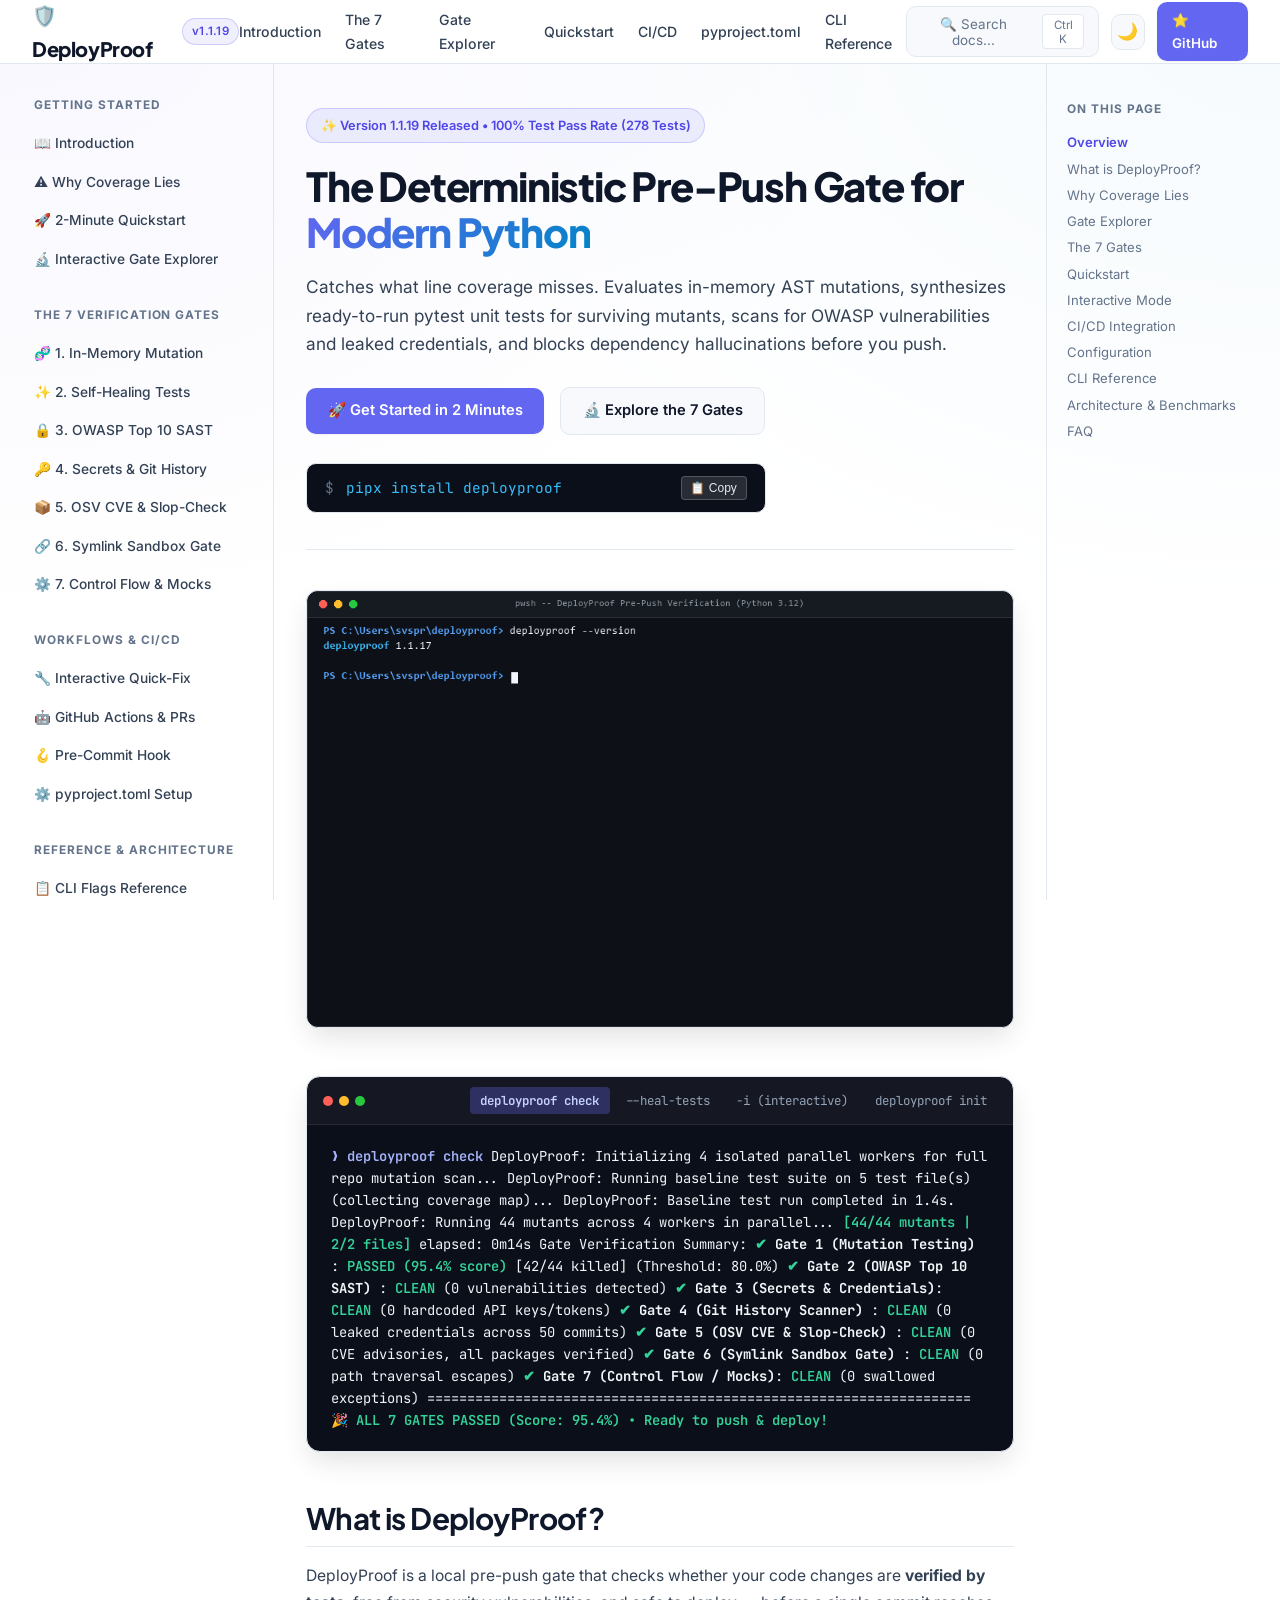
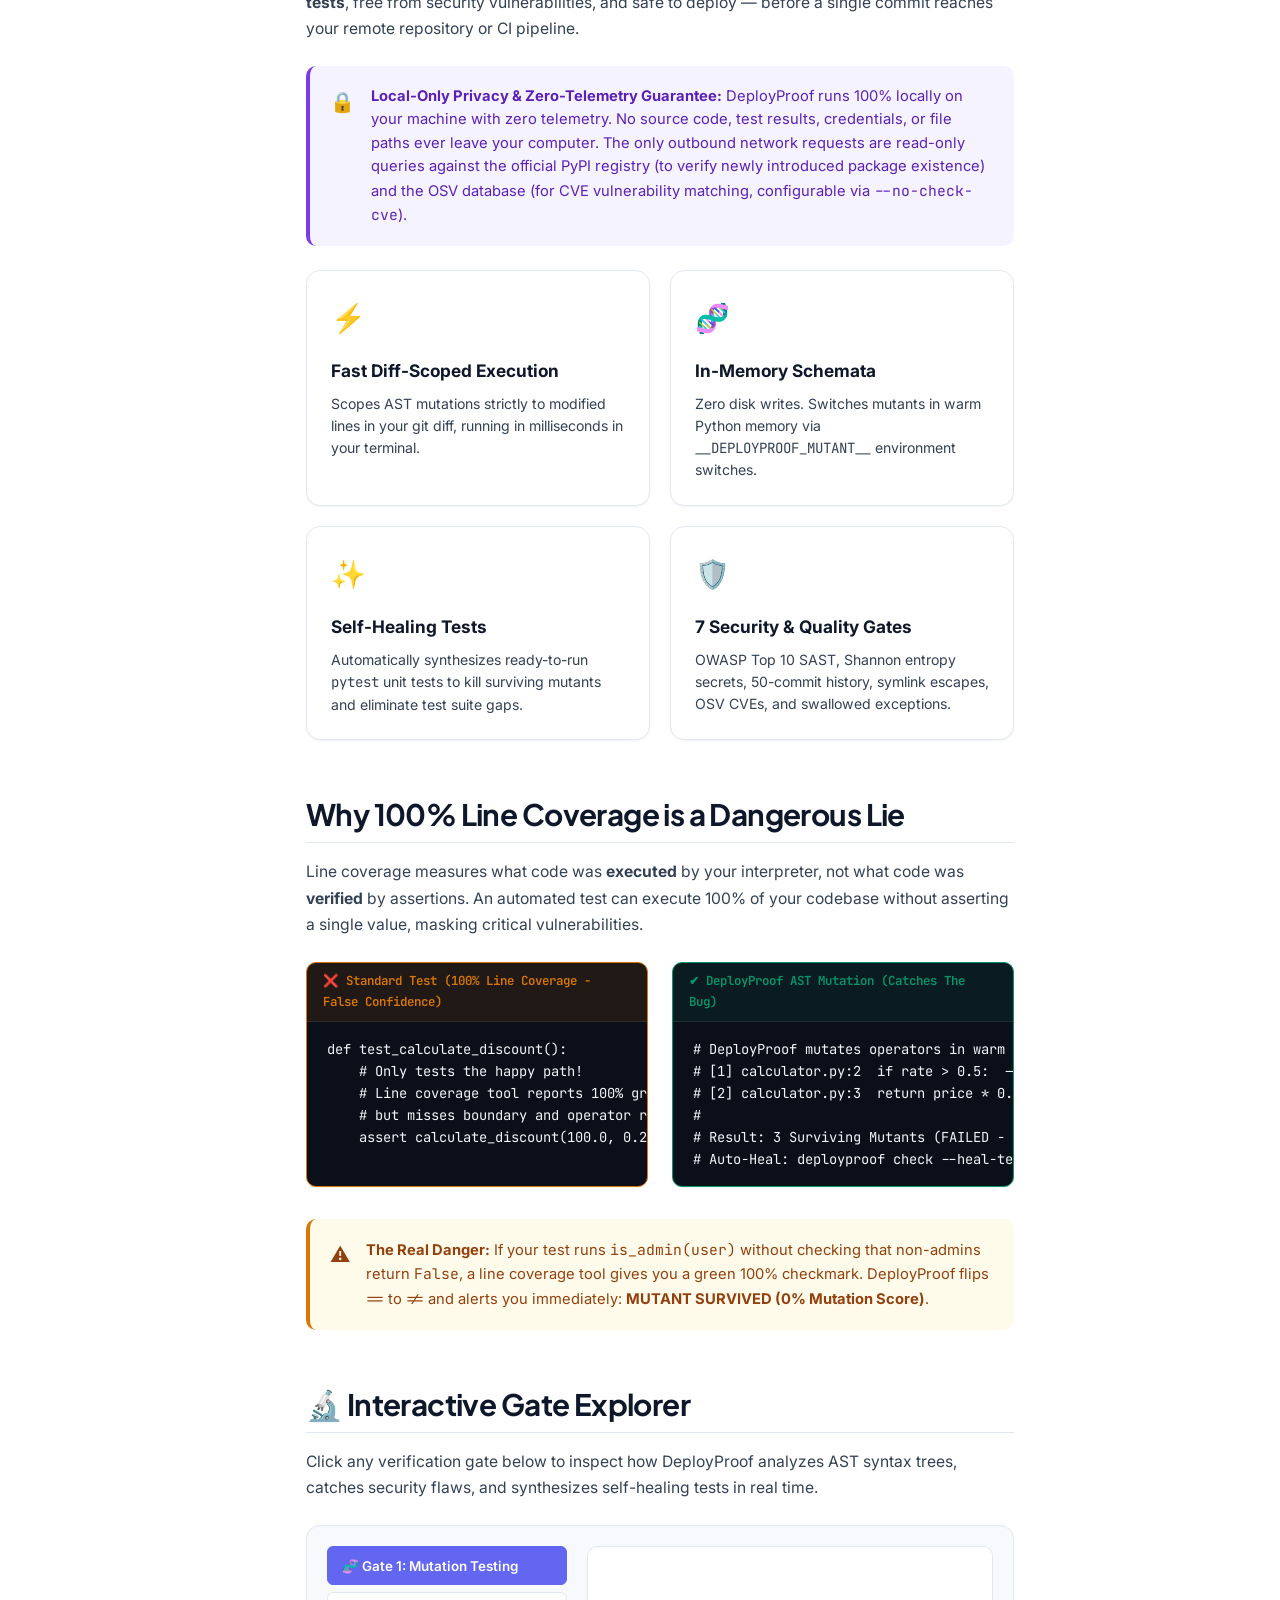
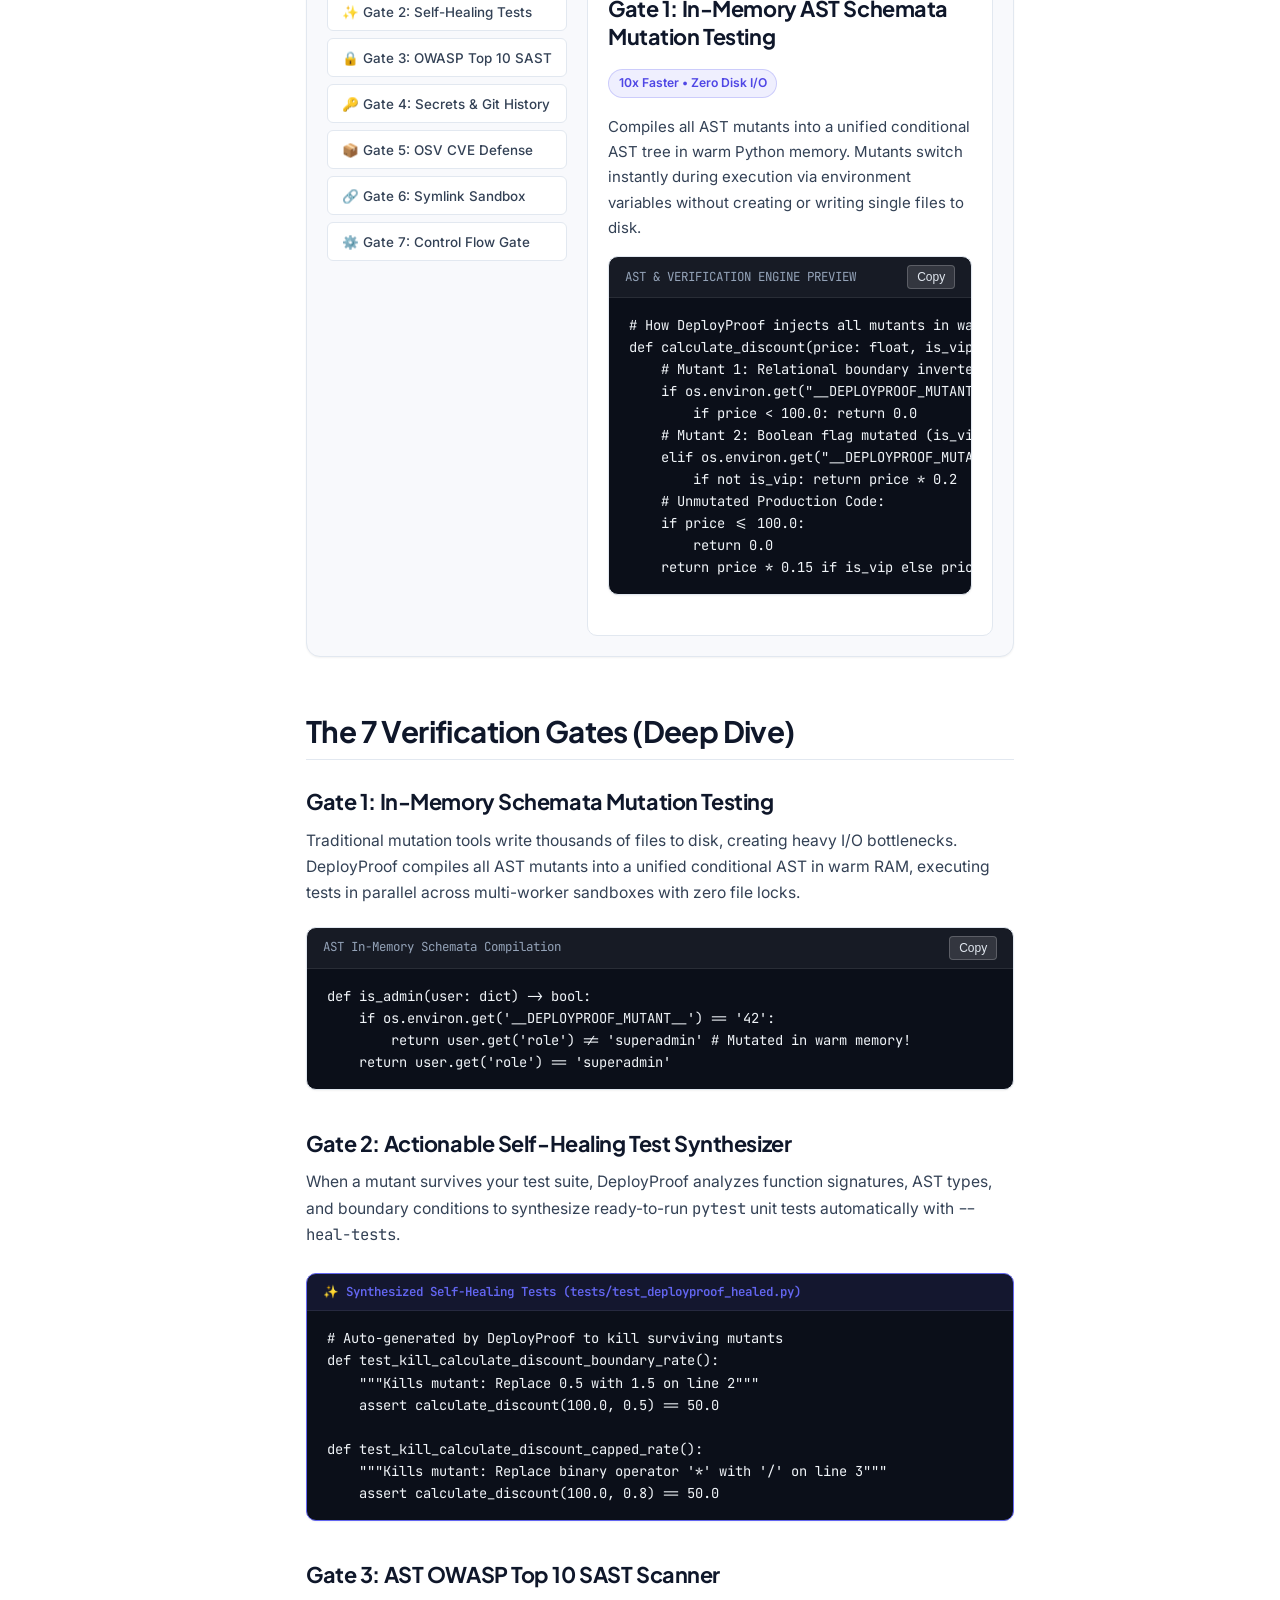
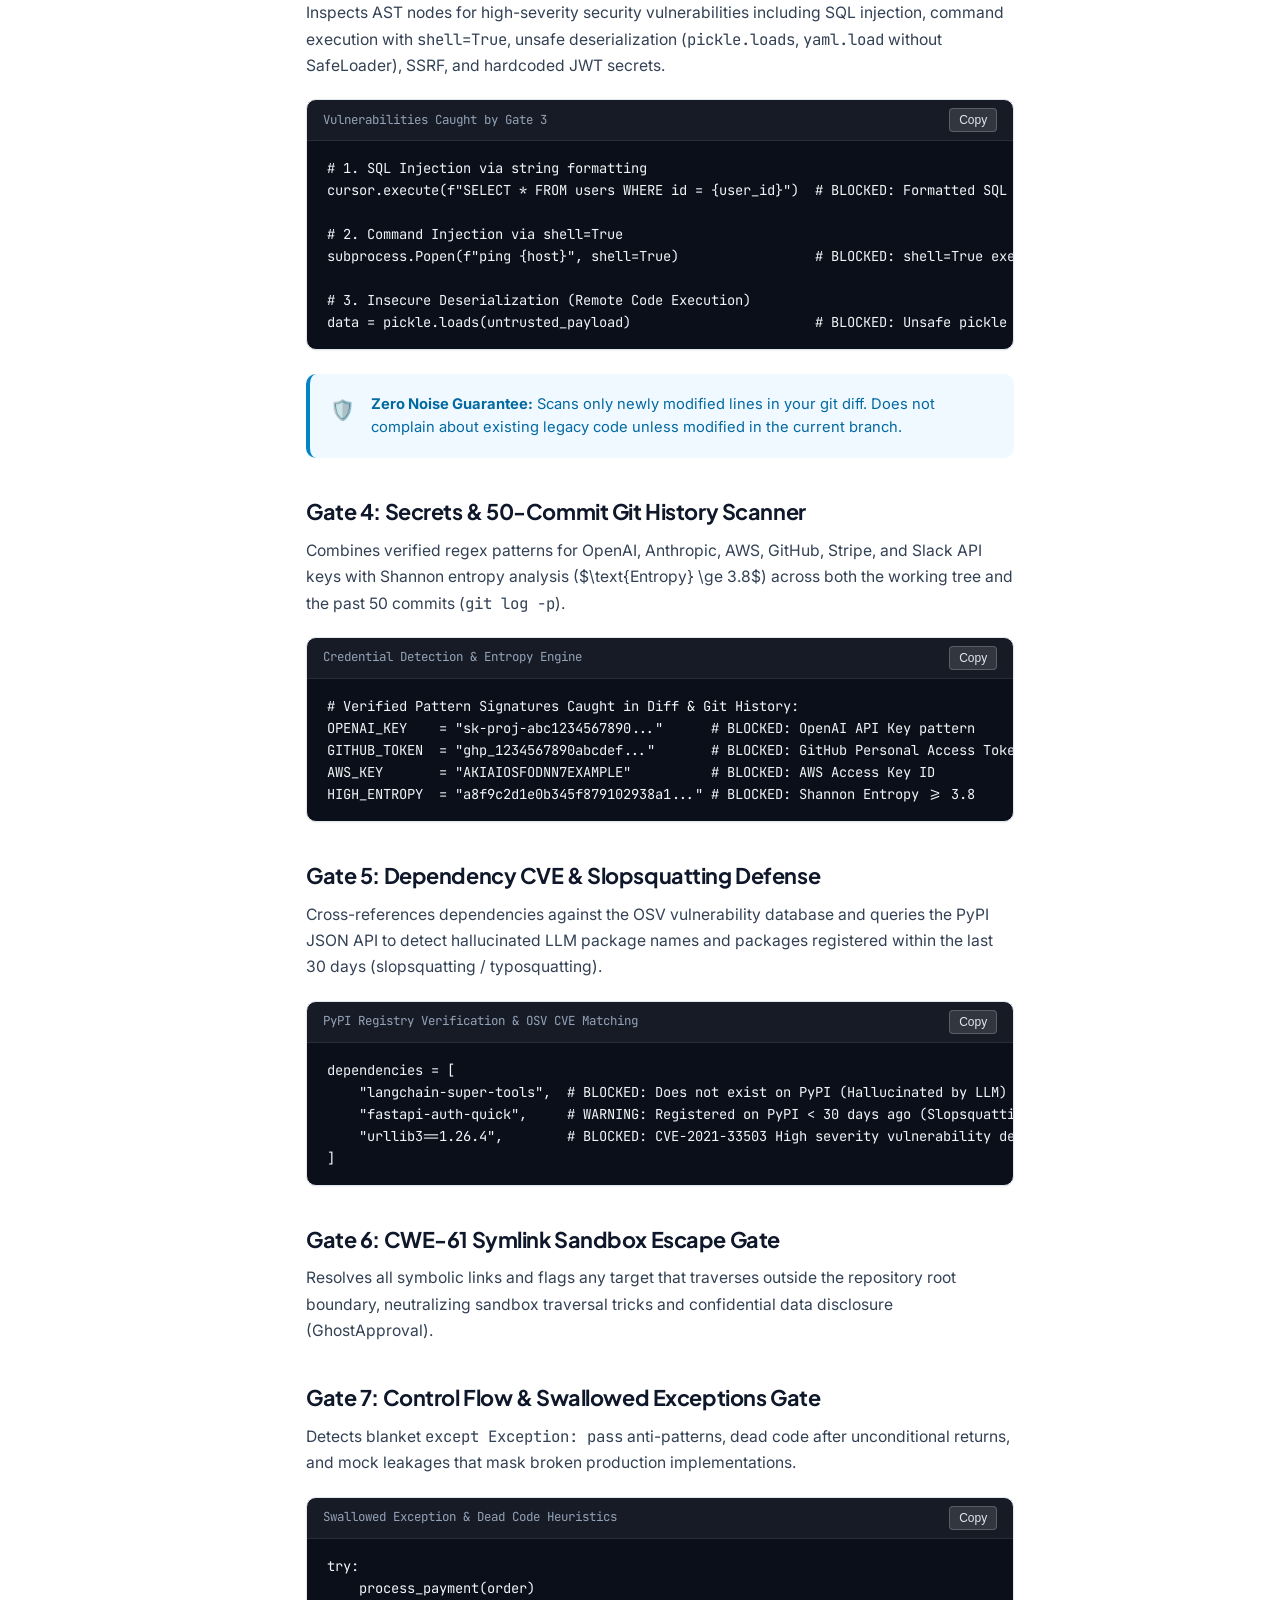
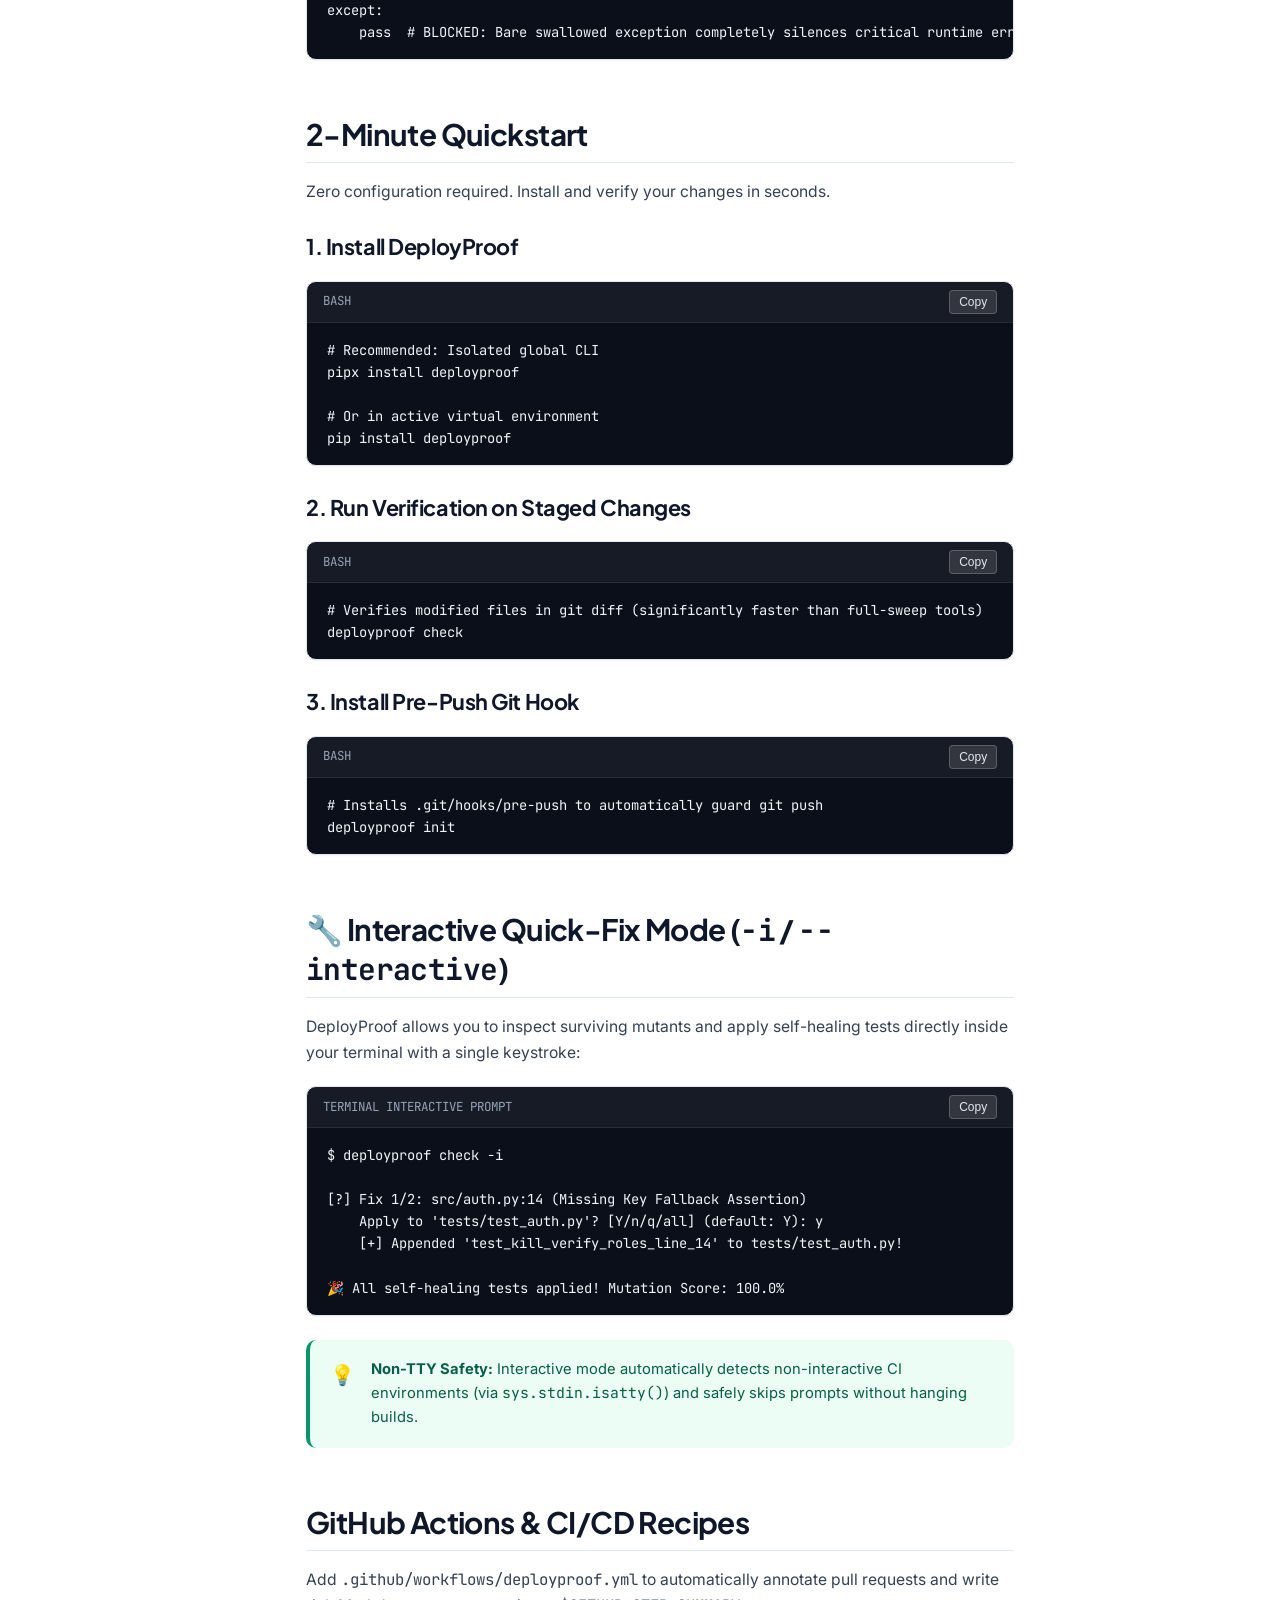
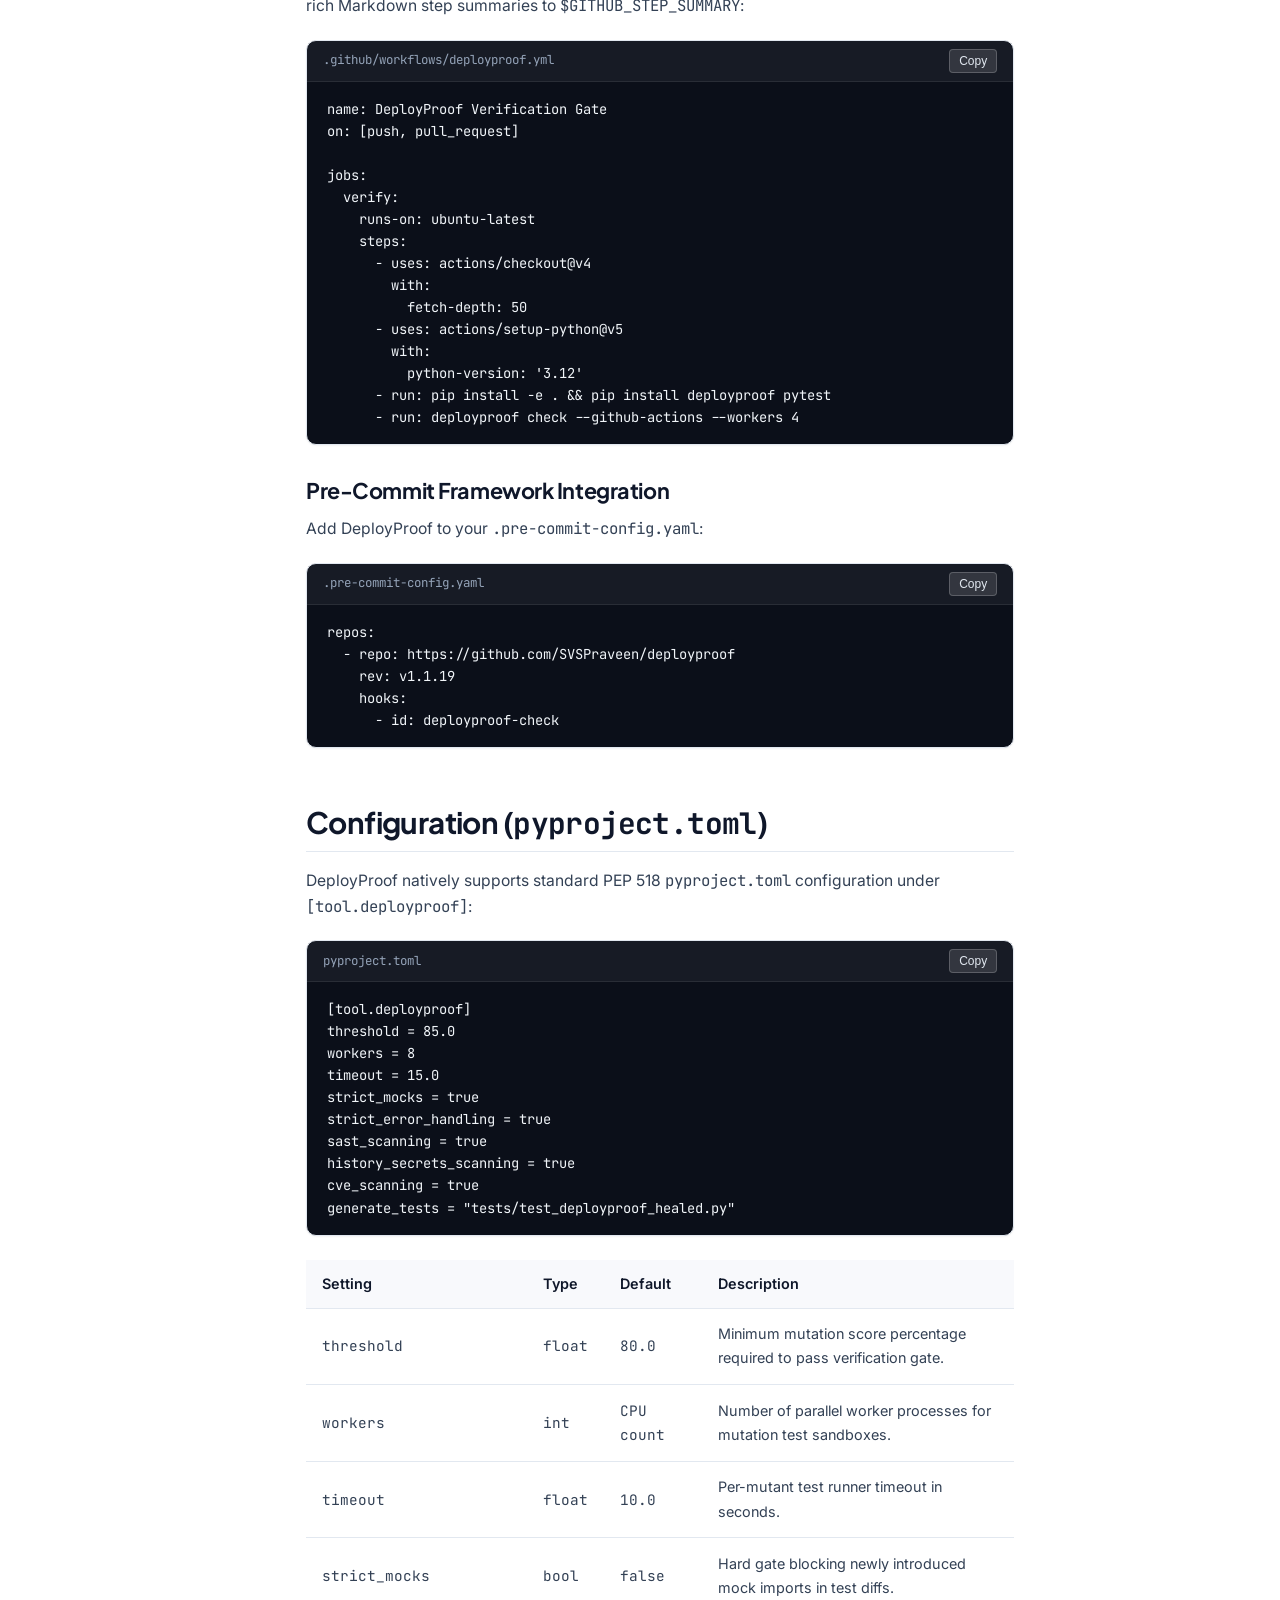
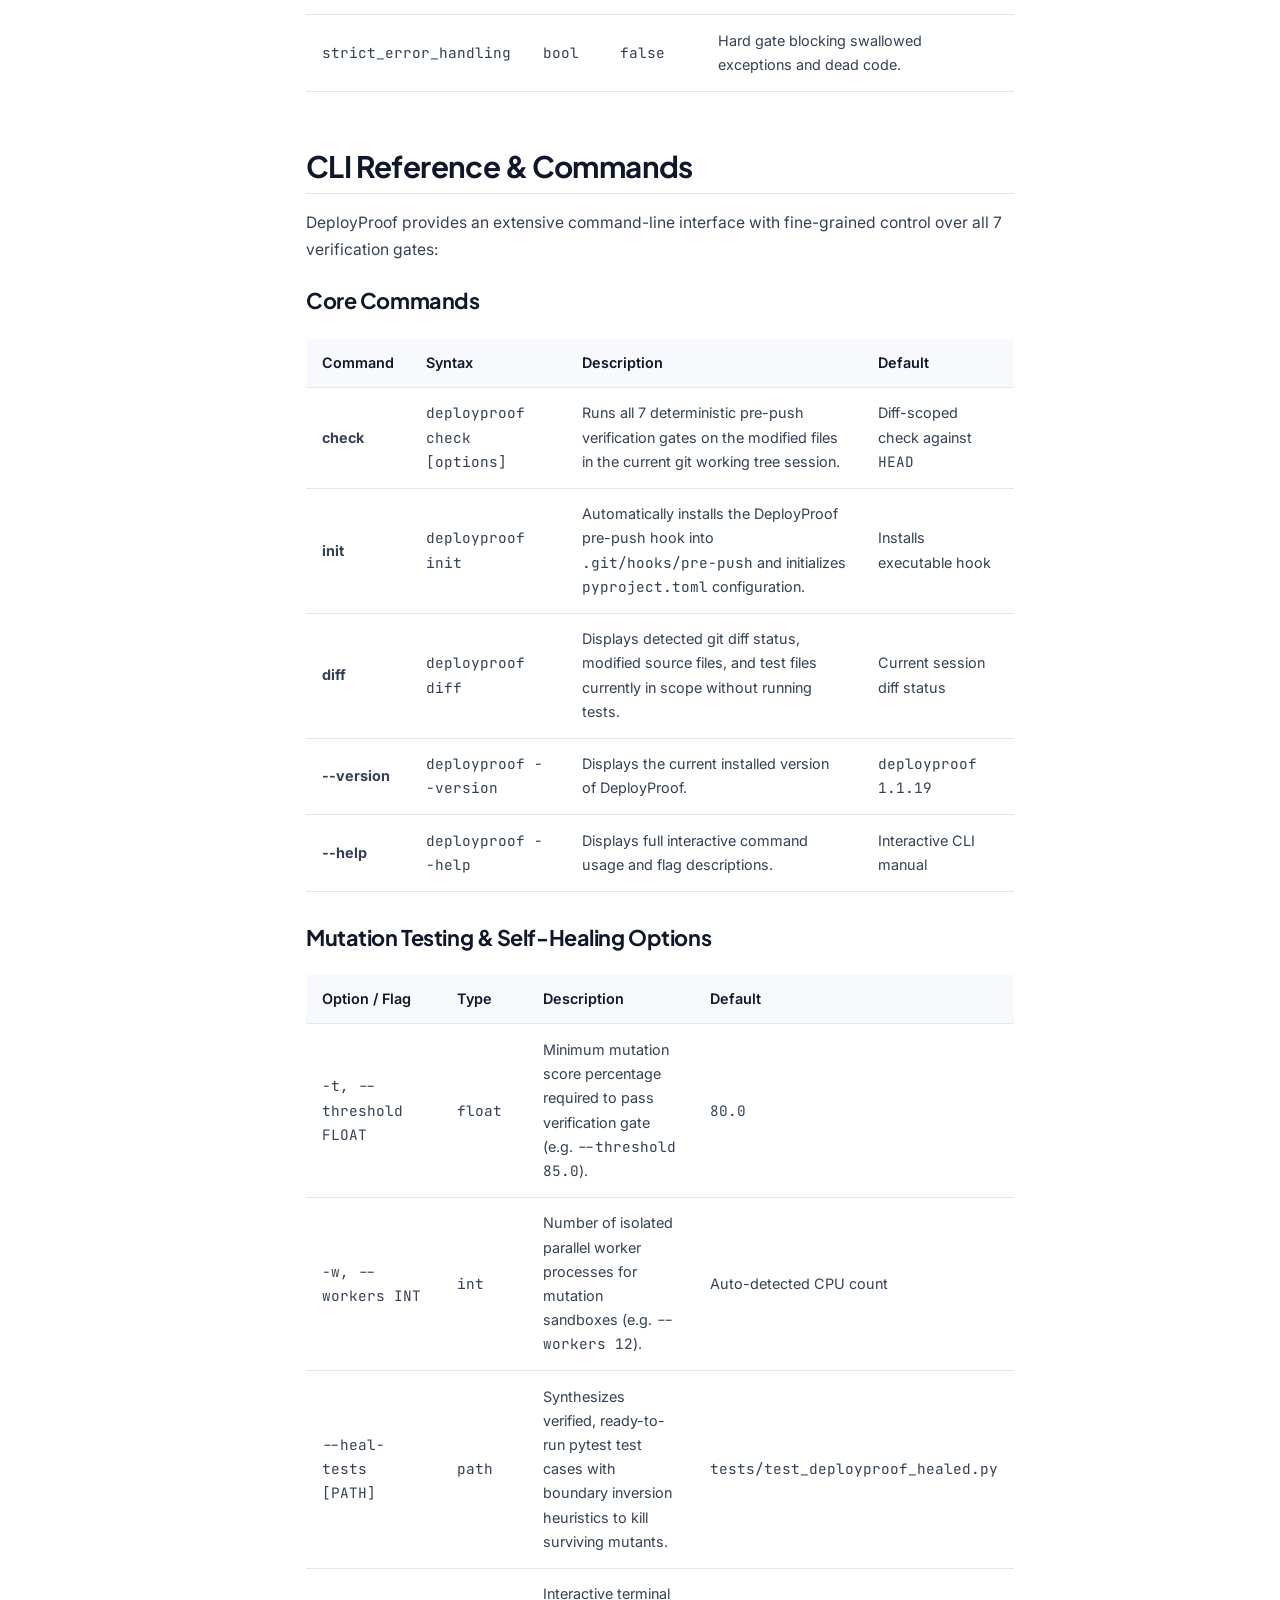
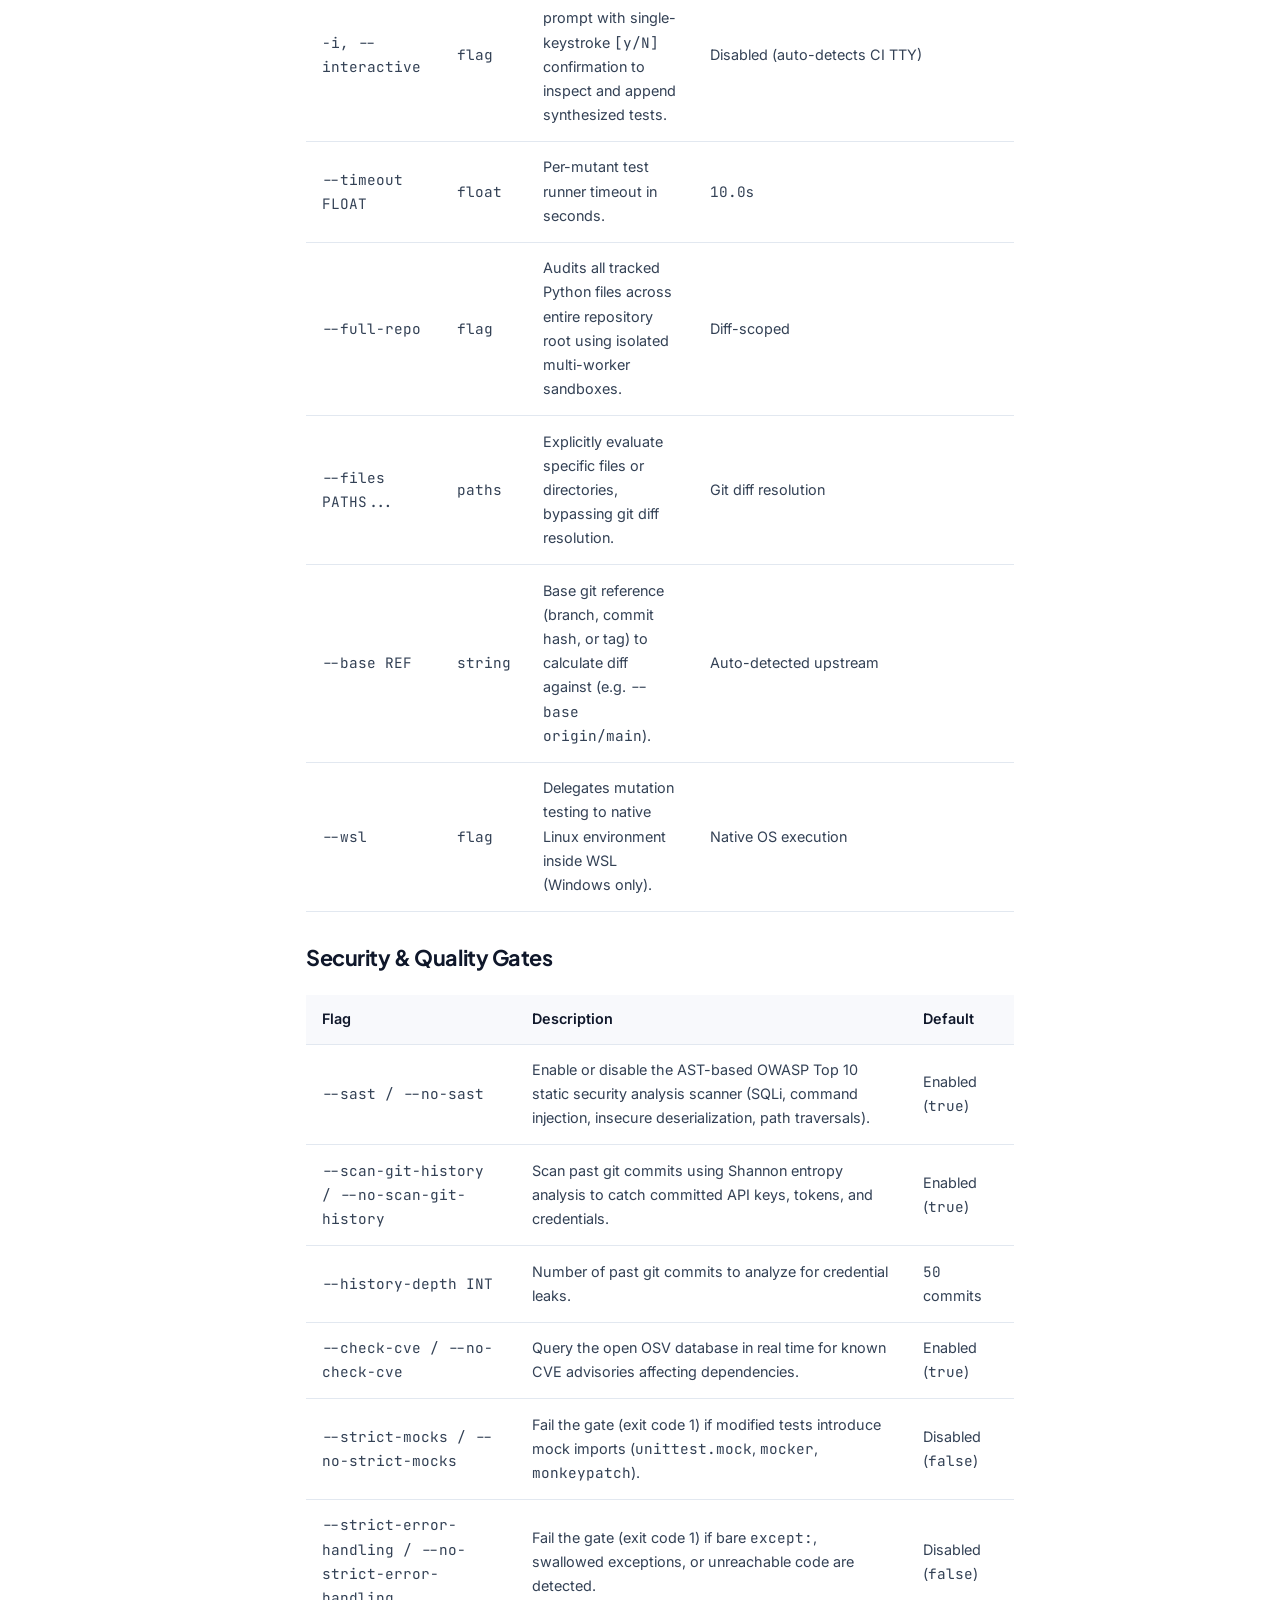
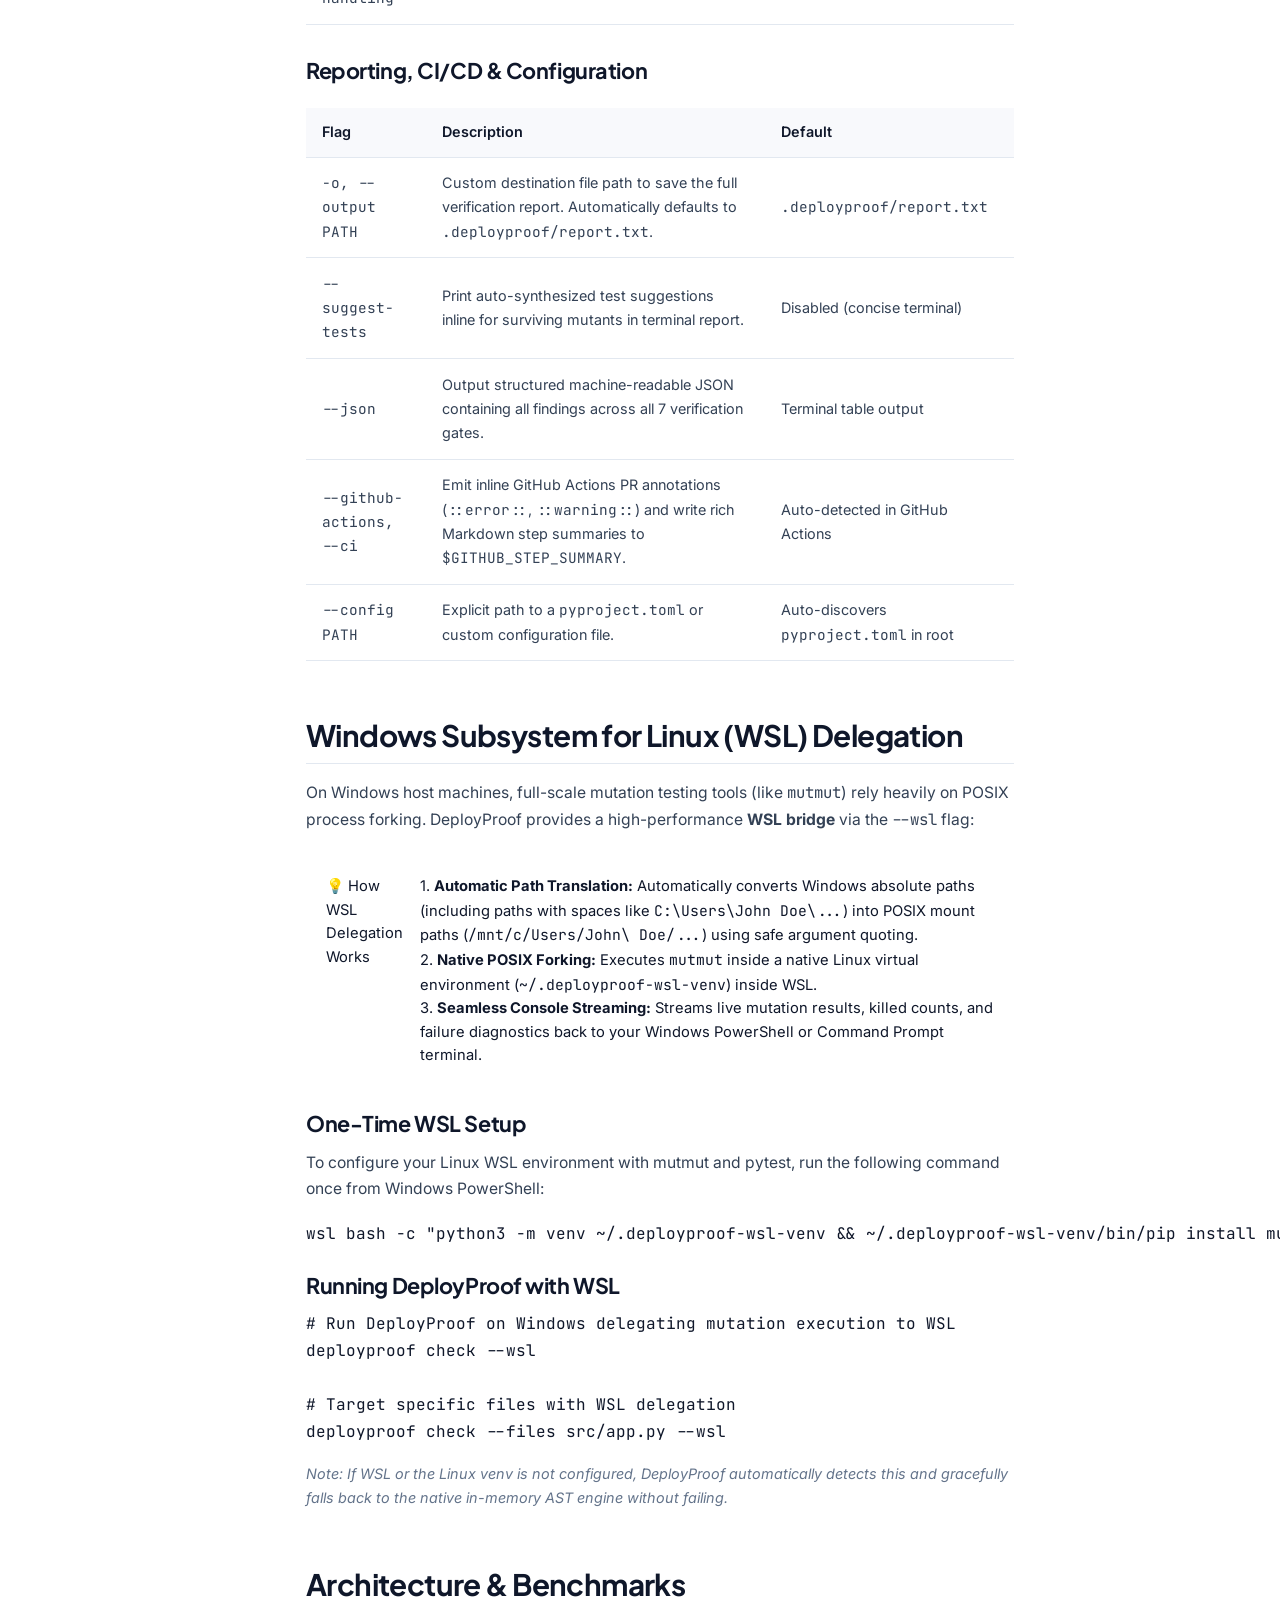
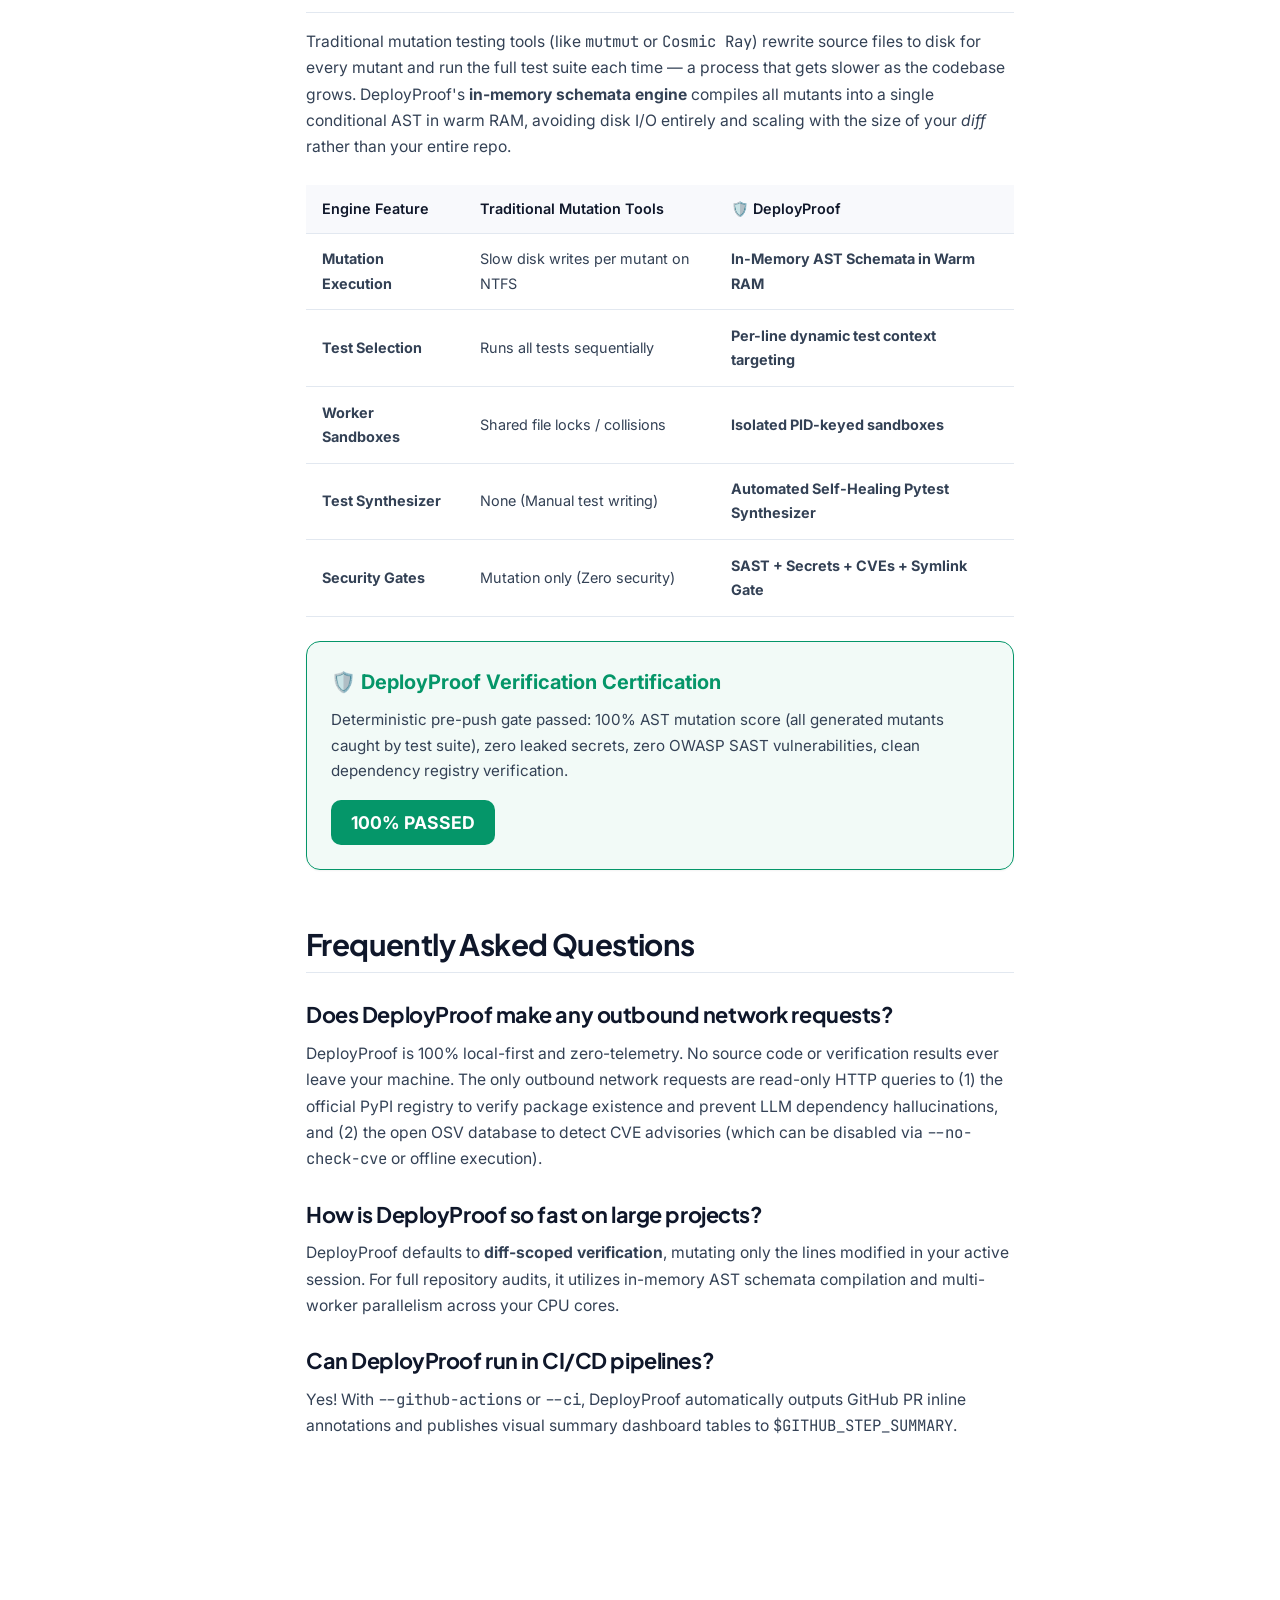
<file: docs/index.html>
<!DOCTYPE html>
<html lang="en">
<head>
  <meta charset="UTF-8">
  <meta name="viewport" content="width=device-width, initial-scale=1.0">
  <title>DeployProof — Python CLI Tool for Pre-Push AI-Code Verification & AST Mutation Testing</title>
  <meta name="description" content="DeployProof — Python CLI tool for AI-code verification by SVS Praveen. In-memory AST mutation testing, secrets scanning &amp; self-healing test synthesis in 2–5s before commit or CI.">
  <meta name="keywords" content="python mutation testing, in-memory mutation schemata, pre-push quality gate, self-healing tests, ast mutation testing, pytest mutation testing, owasp sast python, credential scanner, supply chain security, slopsquatting, ai code verification, devops quality gate, python developer tools, svs praveen">
  <meta name="author" content="SVS Praveen">
  <link rel="canonical" href="https://svspraveen.github.io/deployproof/">
  <meta name="robots" content="index, follow">

  <!-- Open Graph / Facebook / LinkedIn -->
  <meta property="og:type" content="website">
  <meta property="og:url" content="https://svspraveen.github.io/deployproof/">
  <meta property="og:title" content="DeployProof — Deterministic Quality & Security Gate for Modern Python">
  <meta property="og:description" content="Deterministic pre-push quality & security gate for modern Python codebases: In-memory AST mutation testing, credential scanning, and self-healing test synthesis. Created by SVS Praveen.">
  <meta property="og:image" content="https://raw.githubusercontent.com/SVSPraveen/deployproof/main/assets/demo.gif">
  <meta property="og:site_name" content="DeployProof Documentation">

  <!-- Twitter / X -->
  <meta name="twitter:card" content="summary_large_image">
  <meta name="twitter:url" content="https://svspraveen.github.io/deployproof/">
  <meta name="twitter:title" content="DeployProof — Deterministic Quality & Security Gate for Modern Python">
  <meta name="twitter:description" content="Deterministic pre-push quality & security gate for modern Python codebases: In-memory AST mutation testing, credential scanning, and self-healing test synthesis.">
  <meta name="twitter:image" content="https://raw.githubusercontent.com/SVSPraveen/deployproof/main/assets/demo.gif">

  <!-- JSON-LD Structured Data for Google / Search Engines -->
  <script type="application/ld+json">
  {
    "@context": "https://schema.org",
    "@type": "SoftwareApplication",
    "name": "DeployProof",
    "operatingSystem": "Cross-platform (Linux, macOS, Windows)",
    "applicationCategory": "DeveloperApplication",
    "softwareVersion": "1.1.19",
    "description": "Deterministic pre-push quality and security verification gate for Python codebases featuring in-memory AST mutation testing, credential scanning, and self-healing test synthesis.",
    "url": "https://svspraveen.github.io/deployproof/",
    "downloadUrl": "https://pypi.org/project/deployproof/",
    "license": "https://opensource.org/licenses/MIT",
    "author": {
      "@type": "Person",
      "name": "SVS Praveen",
      "url": "https://svspraveen.vercel.app/"
    },
    "offers": {
      "@type": "Offer",
      "price": "0",
      "priceCurrency": "USD"
    }
  }
  </script>
  
  <!-- Google Fonts -->
  <link rel="preconnect" href="https://fonts.googleapis.com">
  <link rel="preconnect" href="https://fonts.gstatic.com" crossorigin>
  <link href="https://fonts.googleapis.com/css2?family=Inter:wght@400;500;600;700;800&family=JetBrains+Mono:wght@400;500;600;700&family=Plus+Jakarta+Sans:wght@700;800&display=swap" rel="stylesheet">
  
  <link rel="stylesheet" href="styles.css">
</head>
<body>

  <!-- Site Header -->
  <header class="site-header">
    <div class="brand-container">
      <a href="#" class="brand-logo">
        <span>🛡️ DeployProof</span>
      </a>
      <span class="brand-badge">v1.1.19</span>
    </div>

    <nav class="nav-links">
      <a href="#introduction" class="nav-link">Introduction</a>
      <a href="#gates" class="nav-link">The 7 Gates</a>
      <a href="#interactive-gate-explorer" class="nav-link">Gate Explorer</a>
      <a href="#quickstart" class="nav-link">Quickstart</a>
      <a href="#ci-cd" class="nav-link">CI/CD</a>
      <a href="#configuration" class="nav-link">pyproject.toml</a>
      <a href="#cli-reference" class="nav-link">CLI Reference</a>
    </nav>

    <div class="header-actions">
      <button class="search-btn" id="search-trigger" title="Search documentation (Ctrl+K)">
        <span>🔍 Search docs...</span>
        <span class="search-kbd">Ctrl K</span>
      </button>

      <button class="theme-toggle-btn" id="theme-toggle" title="Toggle Light / Dark Theme">
        <span id="theme-icon">🌙</span>
      </button>

      <a href="https://github.com/SVSPraveen/deployproof" target="_blank" rel="noopener" class="github-btn">
        <span>⭐ GitHub</span>
      </a>
    </div>
  </header>

  <!-- Main Layout -->
  <div class="main-wrapper">

    <!-- Sidebar Navigation -->
    <aside class="docs-sidebar">
      <div class="sidebar-group">
        <div class="sidebar-heading">Getting Started</div>
        <ul class="sidebar-menu">
          <li class="sidebar-item"><a href="#introduction" class="sidebar-link active">📖 Introduction</a></li>
          <li class="sidebar-item"><a href="#why-coverage-lies" class="sidebar-link">⚠️ Why Coverage Lies</a></li>
          <li class="sidebar-item"><a href="#quickstart" class="sidebar-link">🚀 2-Minute Quickstart</a></li>
          <li class="sidebar-item"><a href="#interactive-gate-explorer" class="sidebar-link">🔬 Interactive Gate Explorer</a></li>
        </ul>
      </div>

      <div class="sidebar-group">
        <div class="sidebar-heading">The 7 Verification Gates</div>
        <ul class="sidebar-menu">
          <li class="sidebar-item"><a href="#gate-1" class="sidebar-link">🧬 1. In-Memory Mutation</a></li>
          <li class="sidebar-item"><a href="#gate-2" class="sidebar-link">✨ 2. Self-Healing Tests</a></li>
          <li class="sidebar-item"><a href="#gate-3" class="sidebar-link">🔒 3. OWASP Top 10 SAST</a></li>
          <li class="sidebar-item"><a href="#gate-4" class="sidebar-link">🔑 4. Secrets & Git History</a></li>
          <li class="sidebar-item"><a href="#gate-5" class="sidebar-link">📦 5. OSV CVE & Slop-Check</a></li>
          <li class="sidebar-item"><a href="#gate-6" class="sidebar-link">🔗 6. Symlink Sandbox Gate</a></li>
          <li class="sidebar-item"><a href="#gate-7" class="sidebar-link">⚙️ 7. Control Flow & Mocks</a></li>
        </ul>
      </div>

      <div class="sidebar-group">
        <div class="sidebar-heading">Workflows & CI/CD</div>
        <ul class="sidebar-menu">
          <li class="sidebar-item"><a href="#interactive-mode" class="sidebar-link">🔧 Interactive Quick-Fix</a></li>
          <li class="sidebar-item"><a href="#github-actions" class="sidebar-link">🤖 GitHub Actions & PRs</a></li>
          <li class="sidebar-item"><a href="#pre-commit" class="sidebar-link">🪝 Pre-Commit Hook</a></li>
          <li class="sidebar-item"><a href="#configuration" class="sidebar-link">⚙️ pyproject.toml Setup</a></li>
        </ul>
      </div>

      <div class="sidebar-group">
        <div class="sidebar-heading">Reference & Architecture</div>
        <ul class="sidebar-menu">
          <li class="sidebar-item"><a href="#cli-reference" class="sidebar-link">📋 CLI Flags Reference</a></li>
          <li class="sidebar-item"><a href="#wsl" class="sidebar-link">🐧 Windows WSL Bridge</a></li>
          <li class="sidebar-item"><a href="#architecture" class="sidebar-link">🏛️ Architecture & Benchmarks</a></li>
          <li class="sidebar-item"><a href="#faq" class="sidebar-link">❓ FAQ & Troubleshooting</a></li>
        </ul>
      </div>
    </aside>

    <!-- Main Content Area -->
    <main class="docs-content">

      <!-- Hero Section -->
      <section id="hero" class="hero-section">
        <div class="hero-pill">
          <span>✨ Version 1.1.19 Released &bull; 100% Test Pass Rate (278 Tests)</span>
        </div>
        <h1 class="hero-title">
          The Deterministic Pre-Push Gate for <span class="hero-title-highlight">Modern Python</span>
        </h1>
        <p class="hero-subtitle">
          Catches what line coverage misses. Evaluates in-memory AST mutations, synthesizes ready-to-run pytest unit tests for surviving mutants, scans for OWASP vulnerabilities and leaked credentials, and blocks dependency hallucinations before you push.
        </p>

        <div class="hero-cta-group">
          <a href="#quickstart" class="btn-primary">🚀 Get Started in 2 Minutes</a>
          <a href="#interactive-gate-explorer" class="btn-secondary">🔬 Explore the 7 Gates</a>
        </div>

        <div class="quick-install-box">
          <span style="color: var(--text-muted);">$</span>
          <span class="install-cmd">pipx install deployproof</span>
          <button class="copy-btn" data-clipboard-text="pipx install deployproof" title="Copy to clipboard">📋 Copy</button>
        </div>
      </section>

      <!-- High-Fidelity Animated Terminal Walkthrough Hero -->
      <div class="doc-banner-container" style="margin: 2rem 0 3rem 0; border-radius: 12px; overflow: hidden; box-shadow: var(--shadow-lg); border: 1px solid var(--border-color);">
        <img src="assets/demo.gif" alt="DeployProof In-Memory AST Mutation Testing & Verification Walkthrough" style="width: 100%; display: block; border-radius: 12px;" />
      </div>

      <!-- Interactive Terminal Playground -->
      <div class="terminal-widget">
        <div class="terminal-header">
          <div class="terminal-dots">
            <span class="dot dot-red"></span>
            <span class="dot dot-yellow"></span>
            <span class="dot dot-green"></span>
          </div>
          <div class="terminal-tabs">
            <button class="term-tab active" data-scenario="check">deployproof check</button>
            <button class="term-tab" data-scenario="heal">--heal-tests</button>
            <button class="term-tab" data-scenario="interactive">-i (interactive)</button>
            <button class="term-tab" data-scenario="init">deployproof init</button>
          </div>
        </div>
        <div class="terminal-body" id="terminal-content">
          <!-- Populated by app.js -->
        </div>
      </div>

      <!-- Introduction Section -->
      <section id="introduction" class="doc-section">
        <h2>What is DeployProof?</h2>
        <p>
          DeployProof is a local pre-push gate that checks whether your code changes are <b>verified by tests</b>, free from security vulnerabilities, and safe to deploy — before a single commit reaches your remote repository or CI pipeline.
        </p>

        <div class="callout callout-important">
          <div class="callout-icon">🔒</div>
          <div>
            <b>Local-Only Privacy & Zero-Telemetry Guarantee:</b> DeployProof runs 100% locally on your machine with zero telemetry. No source code, test results, credentials, or file paths ever leave your computer. The only outbound network requests are read-only queries against the official PyPI registry (to verify newly introduced package existence) and the OSV database (for CVE vulnerability matching, configurable via <code>--no-check-cve</code>).
          </div>
        </div>

        <div class="cards-grid">
          <div class="feature-card">
            <div class="card-icon">⚡</div>
            <div class="card-title">Fast Diff-Scoped Execution</div>
            <div class="card-desc">Scopes AST mutations strictly to modified lines in your git diff, running in milliseconds in your terminal.</div>
          </div>

          <div class="feature-card">
            <div class="card-icon">🧬</div>
            <div class="card-title">In-Memory Schemata</div>
            <div class="card-desc">Zero disk writes. Switches mutants in warm Python memory via <code>__DEPLOYPROOF_MUTANT__</code> environment switches.</div>
          </div>

          <div class="feature-card">
            <div class="card-icon">✨</div>
            <div class="card-title">Self-Healing Tests</div>
            <div class="card-desc">Automatically synthesizes ready-to-run <code>pytest</code> unit tests to kill surviving mutants and eliminate test suite gaps.</div>
          </div>

          <div class="feature-card">
            <div class="card-icon">🛡️</div>
            <div class="card-title">7 Security & Quality Gates</div>
            <div class="card-desc">OWASP Top 10 SAST, Shannon entropy secrets, 50-commit history, symlink escapes, OSV CVEs, and swallowed exceptions.</div>
          </div>
        </div>
      </section>

      <!-- Why Coverage Lies Section with Infographic -->
      <section id="why-coverage-lies" class="doc-section">
        <h2>Why 100% Line Coverage is a Dangerous Lie</h2>
        <p>
          Line coverage measures what code was <b>executed</b> by your interpreter, not what code was <b>verified</b> by assertions. An automated test can execute 100% of your codebase without asserting a single value, masking critical vulnerabilities.
        </p>

        <div class="code-comparison-grid" style="display: grid; grid-template-columns: repeat(auto-fit, minmax(300px, 1fr)); gap: 1.5rem; margin: 1.5rem 0 2rem 0;">
          <div class="code-box" style="margin: 0; border-color: var(--accent-amber);">
            <div class="code-header" style="background: rgba(217, 119, 6, 0.1); color: var(--accent-amber); font-weight: 600;">
              <span>❌ Standard Test (100% Line Coverage - False Confidence)</span>
            </div>
            <div class="code-body"><pre><code>def test_calculate_discount():
    # Only tests the happy path!
    # Line coverage tool reports 100% green,
    # but misses boundary and operator regressions.
    assert calculate_discount(100.0, 0.2) == 80.0</code></pre></div>
          </div>

          <div class="code-box" style="margin: 0; border-color: var(--accent-emerald);">
            <div class="code-header" style="background: rgba(5, 150, 105, 0.1); color: var(--accent-emerald); font-weight: 600;">
              <span>✔ DeployProof AST Mutation (Catches The Bug)</span>
            </div>
            <div class="code-body"><pre><code># DeployProof mutates operators in warm RAM:
# [1] calculator.py:2  if rate > 0.5:  --> if rate > 1.5:
# [2] calculator.py:3  return price * 0.5 --> return price / 0.5
# 
# Result: 3 Surviving Mutants (FAILED - 57.1% Score)
# Auto-Heal: deployproof check --heal-tests</code></pre></div>
          </div>
        </div>

        <div class="callout callout-warning">
          <div class="callout-icon">⚠️</div>
          <div>
            <b>The Real Danger:</b> If your test runs <code>is_admin(user)</code> without checking that non-admins return <code>False</code>, a line coverage tool gives you a green 100% checkmark. DeployProof flips <code>==</code> to <code>!=</code> and alerts you immediately: <b>MUTANT SURVIVED (0% Mutation Score)</b>.
          </div>
        </div>
      </section>

      <!-- Interactive Gate Explorer Widget -->
      <section id="interactive-gate-explorer" class="doc-section">
        <h2>🔬 Interactive Gate Explorer</h2>
        <p>Click any verification gate below to inspect how DeployProof analyzes AST syntax trees, catches security flaws, and synthesizes self-healing tests in real time.</p>

        <div class="explorer-container">
          <div class="explorer-gate-buttons">
            <button class="explorer-btn active" data-gate="1">🧬 Gate 1: Mutation Testing</button>
            <button class="explorer-btn" data-gate="2">✨ Gate 2: Self-Healing Tests</button>
            <button class="explorer-btn" data-gate="3">🔒 Gate 3: OWASP Top 10 SAST</button>
            <button class="explorer-btn" data-gate="4">🔑 Gate 4: Secrets & Git History</button>
            <button class="explorer-btn" data-gate="5">📦 Gate 5: OSV CVE Defense</button>
            <button class="explorer-btn" data-gate="6">🔗 Gate 6: Symlink Sandbox</button>
            <button class="explorer-btn" data-gate="7">⚙️ Gate 7: Control Flow Gate</button>
          </div>

          <div class="explorer-display" id="explorer-display-area">
            <!-- Dynamic Gate View -->
          </div>
        </div>
      </section>

      <!-- The 7 Verification Gates Deep Dive -->
      <section id="gates" class="doc-section">
        <h2>The 7 Verification Gates (Deep Dive)</h2>

        <!-- Gate 1 -->
        <div id="gate-1" style="margin-bottom: 2.5rem;">
          <h3>Gate 1: In-Memory Schemata Mutation Testing</h3>
          <p>
            Traditional mutation tools write thousands of files to disk, creating heavy I/O bottlenecks. DeployProof compiles all AST mutants into a unified conditional AST in warm RAM, executing tests in parallel across multi-worker sandboxes with zero file locks.
          </p>
          <div class="code-box">
            <div class="code-header"><span>AST In-Memory Schemata Compilation</span><button class="copy-btn" data-clipboard-text="def is_admin(user: dict) -> bool:
    if os.environ.get('__DEPLOYPROOF_MUTANT__') == '42':
        return user.get('role') != 'superadmin' # In-Memory Mutation 42
    return user.get('role') == 'superadmin'">Copy</button></div>
            <div class="code-body"><pre><code>def is_admin(user: dict) -> bool:
    if os.environ.get('__DEPLOYPROOF_MUTANT__') == '42':
        return user.get('role') != 'superadmin' # Mutated in warm memory!
    return user.get('role') == 'superadmin'</code></pre></div>
          </div>
        </div>

        <!-- Gate 2 with Flowchart -->
        <div id="gate-2" style="margin-bottom: 2.5rem;">
          <h3>Gate 2: Actionable Self-Healing Test Synthesizer</h3>
          <p>
            When a mutant survives your test suite, DeployProof analyzes function signatures, AST types, and boundary conditions to synthesize ready-to-run <code>pytest</code> unit tests automatically with <code>--heal-tests</code>.
          </p>
          <div class="code-box" style="margin: 1.5rem 0 2rem 0; border-color: var(--accent-primary);">
            <div class="code-header" style="background: rgba(99, 102, 241, 0.1); color: var(--accent-primary); font-weight: 600;">
              <span>✨ Synthesized Self-Healing Tests (tests/test_deployproof_healed.py)</span>
            </div>
            <div class="code-body"><pre><code># Auto-generated by DeployProof to kill surviving mutants
def test_kill_calculate_discount_boundary_rate():
    """Kills mutant: Replace 0.5 with 1.5 on line 2"""
    assert calculate_discount(100.0, 0.5) == 50.0

def test_kill_calculate_discount_capped_rate():
    """Kills mutant: Replace binary operator '*' with '/' on line 3"""
    assert calculate_discount(100.0, 0.8) == 50.0</code></pre></div>
          </div>
        </div>

        <!-- Gate 3 -->
        <div id="gate-3" style="margin-bottom: 2.5rem;">
          <h3>Gate 3: AST OWASP Top 10 SAST Scanner</h3>
          <p>
            Inspects AST nodes for high-severity security vulnerabilities including SQL injection, command execution with <code>shell=True</code>, unsafe deserialization (<code>pickle.loads</code>, <code>yaml.load</code> without SafeLoader), SSRF, and hardcoded JWT secrets.
          </p>
          <div class="code-box">
            <div class="code-header"><span>Vulnerabilities Caught by Gate 3</span><button class="copy-btn" data-clipboard-text="# 1. SQL Injection via string formatting
cursor.execute(f'SELECT * FROM users WHERE id = {user_id}')

# 2. Command Injection via shell=True
subprocess.Popen(f'ping {host}', shell=True)

# 3. Insecure Deserialization (Remote Code Execution)
data = pickle.loads(untrusted_payload)">Copy</button></div>
            <div class="code-body"><pre><code># 1. SQL Injection via string formatting
cursor.execute(f"SELECT * FROM users WHERE id = {user_id}")  # BLOCKED: Formatted SQL execution

# 2. Command Injection via shell=True
subprocess.Popen(f"ping {host}", shell=True)                 # BLOCKED: shell=True execution

# 3. Insecure Deserialization (Remote Code Execution)
data = pickle.loads(untrusted_payload)                       # BLOCKED: Unsafe pickle deserialization</code></pre></div>
          </div>
          <div class="callout callout-note">
            <div class="callout-icon">🛡️</div>
            <div>
              <b>Zero Noise Guarantee:</b> Scans only newly modified lines in your git diff. Does not complain about existing legacy code unless modified in the current branch.
            </div>
          </div>
        </div>

        <!-- Gate 4 -->
        <div id="gate-4" style="margin-bottom: 2.5rem;">
          <h3>Gate 4: Secrets & 50-Commit Git History Scanner</h3>
          <p>
            Combines verified regex patterns for OpenAI, Anthropic, AWS, GitHub, Stripe, and Slack API keys with Shannon entropy analysis ($\text{Entropy} \ge 3.8$) across both the working tree and the past 50 commits (<code>git log -p</code>).
          </p>
          <div class="code-box">
            <div class="code-header"><span>Credential Detection & Entropy Engine</span><button class="copy-btn" data-clipboard-text="# Verified Pattern Signatures:
# OpenAI:     sk-proj-xxxxxxxxxxxxxxxxxxxx
# Anthropic:  sk-ant-xxxxxxxxxxxxxxxxxxxx
# GitHub:     ghp_xxxxxxxxxxxxxxxxxxxx
# Stripe:     sk_live_xxxxxxxxxxxxxxxxxxxx
# AWS:        AKIAIOSFODNN7EXAMPLE">Copy</button></div>
            <div class="code-body"><pre><code># Verified Pattern Signatures Caught in Diff & Git History:
OPENAI_KEY    = "sk-proj-abc1234567890..."      # BLOCKED: OpenAI API Key pattern
GITHUB_TOKEN  = "ghp_1234567890abcdef..."       # BLOCKED: GitHub Personal Access Token
AWS_KEY       = "AKIAIOSFODNN7EXAMPLE"          # BLOCKED: AWS Access Key ID
HIGH_ENTROPY  = "a8f9c2d1e0b345f879102938a1..." # BLOCKED: Shannon Entropy >= 3.8</code></pre></div>
          </div>
        </div>

        <!-- Gate 5 -->
        <div id="gate-5" style="margin-bottom: 2.5rem;">
          <h3>Gate 5: Dependency CVE & Slopsquatting Defense</h3>
          <p>
            Cross-references dependencies against the OSV vulnerability database and queries the PyPI JSON API to detect hallucinated LLM package names and packages registered within the last 30 days (slopsquatting / typosquatting).
          </p>
          <div class="code-box">
            <div class="code-header"><span>PyPI Registry Verification & OSV CVE Matching</span><button class="copy-btn" data-clipboard-text="dependencies = [
    'langchain-super-tools',  # BLOCKED: Package does not exist on PyPI (Hallucinated package)
    'fastapi-auth-quick',     # WARNING: Registered on PyPI < 30 days ago (Slopsquatting risk)
    'urllib3==1.26.4',        # BLOCKED: CVE-2021-33503 High severity vulnerability detected
]">Copy</button></div>
            <div class="code-body"><pre><code>dependencies = [
    "langchain-super-tools",  # BLOCKED: Does not exist on PyPI (Hallucinated by LLM)
    "fastapi-auth-quick",     # WARNING: Registered on PyPI &lt; 30 days ago (Slopsquatting risk)
    "urllib3==1.26.4",        # BLOCKED: CVE-2021-33503 High severity vulnerability detected
]</code></pre></div>
          </div>
        </div>

        <!-- Gate 6 -->
        <div id="gate-6" style="margin-bottom: 2.5rem;">
          <h3>Gate 6: CWE-61 Symlink Sandbox Escape Gate</h3>
          <p>
            Resolves all symbolic links and flags any target that traverses outside the repository root boundary, neutralizing sandbox traversal tricks and confidential data disclosure (GhostApproval).
          </p>
        </div>

        <!-- Gate 7 -->
        <div id="gate-7" style="margin-bottom: 2.5rem;">
          <h3>Gate 7: Control Flow & Swallowed Exceptions Gate</h3>
          <p>
            Detects blanket <code>except Exception: pass</code> anti-patterns, dead code after unconditional returns, and mock leakages that mask broken production implementations.
          </p>
          <div class="code-box">
            <div class="code-header"><span>Swallowed Exception & Dead Code Heuristics</span><button class="copy-btn" data-clipboard-text="try:
    process_payment(order)
except:
    pass # BLOCKED: Swallowed bare exception masks production crashes">Copy</button></div>
            <div class="code-body"><pre><code>try:
    process_payment(order)
except:
    pass  # BLOCKED: Bare swallowed exception completely silences critical runtime errors!</code></pre></div>
          </div>
        </div>
      </section>

      <!-- Quickstart Guide -->
      <section id="quickstart" class="doc-section">
        <h2>2-Minute Quickstart</h2>
        <p>Zero configuration required. Install and verify your changes in seconds.</p>

        <h3>1. Install DeployProof</h3>
        <div class="code-box">
          <div class="code-header"><span>BASH</span><button class="copy-btn" data-clipboard-text="pipx install deployproof">Copy</button></div>
          <div class="code-body"><pre><code># Recommended: Isolated global CLI
pipx install deployproof

# Or in active virtual environment
pip install deployproof</code></pre></div>
        </div>

        <h3>2. Run Verification on Staged Changes</h3>
        <div class="code-box">
          <div class="code-header"><span>BASH</span><button class="copy-btn" data-clipboard-text="deployproof check">Copy</button></div>
          <div class="code-body"><pre><code># Verifies modified files in git diff (significantly faster than full-sweep tools)
deployproof check</code></pre></div>
        </div>

        <h3>3. Install Pre-Push Git Hook</h3>
        <div class="code-box">
          <div class="code-header"><span>BASH</span><button class="copy-btn" data-clipboard-text="deployproof init">Copy</button></div>
          <div class="code-body"><pre><code># Installs .git/hooks/pre-push to automatically guard git push
deployproof init</code></pre></div>
        </div>

      </section>

      <!-- Workflows: Interactive Mode -->
      <section id="interactive-mode" class="doc-section">
        <h2>🔧 Interactive Quick-Fix Mode (<code>-i</code> / <code>--interactive</code>)</h2>
        <p>
          DeployProof allows you to inspect surviving mutants and apply self-healing tests directly inside your terminal with a single keystroke:
        </p>

        <div class="code-box">
          <div class="code-header"><span>TERMINAL INTERACTIVE PROMPT</span><button class="copy-btn" data-clipboard-text="deployproof check -i">Copy</button></div>
          <div class="code-body"><pre><code>$ deployproof check -i

[?] Fix 1/2: src/auth.py:14 (Missing Key Fallback Assertion)
    Apply to 'tests/test_auth.py'? [Y/n/q/all] (default: Y): y
    [+] Appended 'test_kill_verify_roles_line_14' to tests/test_auth.py!

🎉 All self-healing tests applied! Mutation Score: 100.0%</code></pre></div>
        </div>

        <div class="callout callout-tip">
          <div class="callout-icon">💡</div>
          <div>
            <b>Non-TTY Safety:</b> Interactive mode automatically detects non-interactive CI environments (via <code>sys.stdin.isatty()</code>) and safely skips prompts without hanging builds.
          </div>
        </div>
      </section>

      <!-- CI/CD Integration -->
      <section id="ci-cd" class="doc-section">
        <h2>GitHub Actions & CI/CD Recipes</h2>
        <p>
          Add <code>.github/workflows/deployproof.yml</code> to automatically annotate pull requests and write rich Markdown step summaries to <code>$GITHUB_STEP_SUMMARY</code>:
        </p>

        <div class="code-box" id="github-actions">
          <div class="code-header"><span>.github/workflows/deployproof.yml</span><button class="copy-btn" data-clipboard-text="name: DeployProof Verification Gate
on: [push, pull_request]

jobs:
  verify:
    runs-on: ubuntu-latest
    steps:
      - uses: actions/checkout@v4
        with:
          fetch-depth: 50
      - uses: actions/setup-python@v5
        with:
          python-version: '3.12'
      - run: pip install -e . && pip install deployproof pytest
      - run: deployproof check --github-actions --workers 4">Copy</button></div>
          <div class="code-body"><pre><code>name: DeployProof Verification Gate
on: [push, pull_request]

jobs:
  verify:
    runs-on: ubuntu-latest
    steps:
      - uses: actions/checkout@v4
        with:
          fetch-depth: 50
      - uses: actions/setup-python@v5
        with:
          python-version: '3.12'
      - run: pip install -e . && pip install deployproof pytest
      - run: deployproof check --github-actions --workers 4</code></pre></div>
        </div>

        <h3 id="pre-commit" style="margin-top: 2rem;">Pre-Commit Framework Integration</h3>
        <p>Add DeployProof to your <code>.pre-commit-config.yaml</code>:</p>
        <div class="code-box">
          <div class="code-header"><span>.pre-commit-config.yaml</span><button class="copy-btn" data-clipboard-text="repos:
  - repo: https://github.com/SVSPraveen/deployproof
    rev: v1.1.19
    hooks:
      - id: deployproof-check">Copy</button></div>
          <div class="code-body"><pre><code>repos:
  - repo: https://github.com/SVSPraveen/deployproof
    rev: v1.1.19
    hooks:
      - id: deployproof-check</code></pre></div>
        </div>
      </section>

      <!-- Configuration Section -->
      <section id="configuration" class="doc-section">
        <h2>Configuration (<code>pyproject.toml</code>)</h2>
        <p>DeployProof natively supports standard PEP 518 <code>pyproject.toml</code> configuration under <code>[tool.deployproof]</code>:</p>

        <div class="code-box">
          <div class="code-header"><span>pyproject.toml</span><button class="copy-btn" data-clipboard-text="[tool.deployproof]
threshold = 85.0
workers = 8
timeout = 15.0
strict_mocks = true
strict_error_handling = true
sast_scanning = true
history_secrets_scanning = true
cve_scanning = true
generate_tests = 'tests/test_deployproof_healed.py'">Copy</button></div>
          <div class="code-body"><pre><code>[tool.deployproof]
threshold = 85.0
workers = 8
timeout = 15.0
strict_mocks = true
strict_error_handling = true
sast_scanning = true
history_secrets_scanning = true
cve_scanning = true
generate_tests = "tests/test_deployproof_healed.py"</code></pre></div>
        </div>

        <table class="doc-table">
          <thead>
            <tr>
              <th>Setting</th>
              <th>Type</th>
              <th>Default</th>
              <th>Description</th>
            </tr>
          </thead>
          <tbody>
            <tr>
              <td><code>threshold</code></td>
              <td><code>float</code></td>
              <td><code>80.0</code></td>
              <td>Minimum mutation score percentage required to pass verification gate.</td>
            </tr>
            <tr>
              <td><code>workers</code></td>
              <td><code>int</code></td>
              <td><code>CPU count</code></td>
              <td>Number of parallel worker processes for mutation test sandboxes.</td>
            </tr>
            <tr>
              <td><code>timeout</code></td>
              <td><code>float</code></td>
              <td><code>10.0</code></td>
              <td>Per-mutant test runner timeout in seconds.</td>
            </tr>
            <tr>
              <td><code>strict_mocks</code></td>
              <td><code>bool</code></td>
              <td><code>false</code></td>
              <td>Hard gate blocking newly introduced mock imports in test diffs.</td>
            </tr>
            <tr>
              <td><code>strict_error_handling</code></td>
              <td><code>bool</code></td>
              <td><code>false</code></td>
              <td>Hard gate blocking swallowed exceptions and dead code.</td>
            </tr>
          </tbody>
        </table>
      </section>

      <!-- CLI Reference -->
      <section id="cli-reference" class="doc-section">
        <h2>CLI Reference & Commands</h2>
        <p>DeployProof provides an extensive command-line interface with fine-grained control over all 7 verification gates:</p>

        <h3 style="margin-top: 1.5rem; color: var(--accent);">Core Commands</h3>
        <table class="doc-table">
          <thead>
            <tr>
              <th>Command</th>
              <th>Syntax</th>
              <th>Description</th>
              <th>Default</th>
            </tr>
          </thead>
          <tbody>
            <tr>
              <td><b>check</b></td>
              <td><code>deployproof check [options]</code></td>
              <td>Runs all 7 deterministic pre-push verification gates on the modified files in the current git working tree session.</td>
              <td>Diff-scoped check against <code>HEAD</code></td>
            </tr>
            <tr>
              <td><b>init</b></td>
              <td><code>deployproof init</code></td>
              <td>Automatically installs the DeployProof pre-push hook into <code>.git/hooks/pre-push</code> and initializes <code>pyproject.toml</code> configuration.</td>
              <td>Installs executable hook</td>
            </tr>
            <tr>
              <td><b>diff</b></td>
              <td><code>deployproof diff</code></td>
              <td>Displays detected git diff status, modified source files, and test files currently in scope without running tests.</td>
              <td>Current session diff status</td>
            </tr>
            <tr>
              <td><b>--version</b></td>
              <td><code>deployproof --version</code></td>
              <td>Displays the current installed version of DeployProof.</td>
              <td><code>deployproof 1.1.19</code></td>
            </tr>
            <tr>
              <td><b>--help</b></td>
              <td><code>deployproof --help</code></td>
              <td>Displays full interactive command usage and flag descriptions.</td>
              <td>Interactive CLI manual</td>
            </tr>
          </tbody>
        </table>

        <h3 style="margin-top: 2rem; color: var(--accent);">Mutation Testing & Self-Healing Options</h3>
        <table class="doc-table">
          <thead>
            <tr>
              <th>Option / Flag</th>
              <th>Type</th>
              <th>Description</th>
              <th>Default</th>
            </tr>
          </thead>
          <tbody>
            <tr>
              <td><code>-t, --threshold FLOAT</code></td>
              <td><code>float</code></td>
              <td>Minimum mutation score percentage required to pass verification gate (e.g. <code>--threshold 85.0</code>).</td>
              <td><code>80.0</code></td>
            </tr>
            <tr>
              <td><code>-w, --workers INT</code></td>
              <td><code>int</code></td>
              <td>Number of isolated parallel worker processes for mutation sandboxes (e.g. <code>--workers 12</code>).</td>
              <td>Auto-detected CPU count</td>
            </tr>
            <tr>
              <td><code>--heal-tests [PATH]</code></td>
              <td><code>path</code></td>
              <td>Synthesizes verified, ready-to-run pytest test cases with boundary inversion heuristics to kill surviving mutants.</td>
              <td><code>tests/test_deployproof_healed.py</code></td>
            </tr>
            <tr>
              <td><code>-i, --interactive</code></td>
              <td><code>flag</code></td>
              <td>Interactive terminal prompt with single-keystroke <code>[y/N]</code> confirmation to inspect and append synthesized tests.</td>
              <td>Disabled (auto-detects CI TTY)</td>
            </tr>
            <tr>
              <td><code>--timeout FLOAT</code></td>
              <td><code>float</code></td>
              <td>Per-mutant test runner timeout in seconds.</td>
              <td><code>10.0</code>s</td>
            </tr>
            <tr>
              <td><code>--full-repo</code></td>
              <td><code>flag</code></td>
              <td>Audits all tracked Python files across entire repository root using isolated multi-worker sandboxes.</td>
              <td>Diff-scoped</td>
            </tr>
            <tr>
              <td><code>--files PATHS...</code></td>
              <td><code>paths</code></td>
              <td>Explicitly evaluate specific files or directories, bypassing git diff resolution.</td>
              <td>Git diff resolution</td>
            </tr>
            <tr>
              <td><code>--base REF</code></td>
              <td><code>string</code></td>
              <td>Base git reference (branch, commit hash, or tag) to calculate diff against (e.g. <code>--base origin/main</code>).</td>
              <td>Auto-detected upstream</td>
            </tr>
            <tr>
              <td><code>--wsl</code></td>
              <td><code>flag</code></td>
              <td>Delegates mutation testing to native Linux environment inside WSL (Windows only).</td>
              <td>Native OS execution</td>
            </tr>
          </tbody>
        </table>

        <h3 style="margin-top: 2rem; color: var(--accent);">Security & Quality Gates</h3>
        <table class="doc-table">
          <thead>
            <tr>
              <th>Flag</th>
              <th>Description</th>
              <th>Default</th>
            </tr>
          </thead>
          <tbody>
            <tr>
              <td><code>--sast / --no-sast</code></td>
              <td>Enable or disable the AST-based OWASP Top 10 static security analysis scanner (SQLi, command injection, insecure deserialization, path traversals).</td>
              <td>Enabled (<code>true</code>)</td>
            </tr>
            <tr>
              <td><code>--scan-git-history / --no-scan-git-history</code></td>
              <td>Scan past git commits using Shannon entropy analysis to catch committed API keys, tokens, and credentials.</td>
              <td>Enabled (<code>true</code>)</td>
            </tr>
            <tr>
              <td><code>--history-depth INT</code></td>
              <td>Number of past git commits to analyze for credential leaks.</td>
              <td><code>50</code> commits</td>
            </tr>
            <tr>
              <td><code>--check-cve / --no-check-cve</code></td>
              <td>Query the open OSV database in real time for known CVE advisories affecting dependencies.</td>
              <td>Enabled (<code>true</code>)</td>
            </tr>
            <tr>
              <td><code>--strict-mocks / --no-strict-mocks</code></td>
              <td>Fail the gate (exit code 1) if modified tests introduce mock imports (<code>unittest.mock</code>, <code>mocker</code>, <code>monkeypatch</code>).</td>
              <td>Disabled (<code>false</code>)</td>
            </tr>
            <tr>
              <td><code>--strict-error-handling / --no-strict-error-handling</code></td>
              <td>Fail the gate (exit code 1) if bare <code>except:</code>, swallowed exceptions, or unreachable code are detected.</td>
              <td>Disabled (<code>false</code>)</td>
            </tr>
          </tbody>
        </table>

        <h3 style="margin-top: 2rem; color: var(--accent);">Reporting, CI/CD & Configuration</h3>
        <table class="doc-table">
          <thead>
            <tr>
              <th>Flag</th>
              <th>Description</th>
              <th>Default</th>
            </tr>
          </thead>
            <tr>
              <td><code>-o, --output PATH</code></td>
              <td>Custom destination file path to save the full verification report. Automatically defaults to <code>.deployproof/report.txt</code>.</td>
              <td><code>.deployproof/report.txt</code></td>
            </tr>
            <tr>
              <td><code>--suggest-tests</code></td>
              <td>Print auto-synthesized test suggestions inline for surviving mutants in terminal report.</td>
              <td>Disabled (concise terminal)</td>
            </tr>
            <tr>
              <td><code>--json</code></td>
              <td>Output structured machine-readable JSON containing all findings across all 7 verification gates.</td>
              <td>Terminal table output</td>
            </tr>
            <tr>
              <td><code>--github-actions, --ci</code></td>
              <td>Emit inline GitHub Actions PR annotations (<code>::error::</code>, <code>::warning::</code>) and write rich Markdown step summaries to <code>$GITHUB_STEP_SUMMARY</code>.</td>
              <td>Auto-detected in GitHub Actions</td>
            </tr>
            <tr>
              <td><code>--config PATH</code></td>
              <td>Explicit path to a <code>pyproject.toml</code> or custom configuration file.</td>
              <td>Auto-discovers <code>pyproject.toml</code> in root</td>
            </tr>
          </tbody>
        </table>
      </section>

      <!-- Windows WSL Delegation -->
      <section id="wsl" class="doc-section">
        <h2>Windows Subsystem for Linux (WSL) Delegation</h2>
        <p>
          On Windows host machines, full-scale mutation testing tools (like <code>mutmut</code>) rely heavily on POSIX process forking. DeployProof provides a high-performance <b>WSL bridge</b> via the <code>--wsl</code> flag:
        </p>
        
        <div class="callout callout-info" style="margin: 1.5rem 0;">
          <div class="callout-title">💡 How WSL Delegation Works</div>
          <div class="callout-body">
            1. <b>Automatic Path Translation:</b> Automatically converts Windows absolute paths (including paths with spaces like <code>C:\Users\John Doe\...</code>) into POSIX mount paths (<code>/mnt/c/Users/John\ Doe/...</code>) using safe argument quoting.<br />
            2. <b>Native POSIX Forking:</b> Executes <code>mutmut</code> inside a native Linux virtual environment (<code>~/.deployproof-wsl-venv</code>) inside WSL.<br />
            3. <b>Seamless Console Streaming:</b> Streams live mutation results, killed counts, and failure diagnostics back to your Windows PowerShell or Command Prompt terminal.
          </div>
        </div>

        <h3 style="margin-top: 1.5rem; color: var(--accent);">One-Time WSL Setup</h3>
        <p>To configure your Linux WSL environment with mutmut and pytest, run the following command once from Windows PowerShell:</p>
        <pre><code class="language-bash">wsl bash -c "python3 -m venv ~/.deployproof-wsl-venv && ~/.deployproof-wsl-venv/bin/pip install mutmut pytest"</code></pre>

        <h3 style="margin-top: 1.5rem; color: var(--accent);">Running DeployProof with WSL</h3>
        <pre><code class="language-bash"># Run DeployProof on Windows delegating mutation execution to WSL
deployproof check --wsl

# Target specific files with WSL delegation
deployproof check --files src/app.py --wsl</code></pre>
        <p style="margin-top: 1rem; color: var(--text-muted); font-size: 0.9rem;">
          <i>Note: If WSL or the Linux venv is not configured, DeployProof automatically detects this and gracefully falls back to the native in-memory AST engine without failing.</i>
        </p>
      </section>

      <!-- Architecture & Benchmarks -->
      <section id="architecture" class="doc-section">
        <h2>Architecture & Benchmarks</h2>
        <p>
          Traditional mutation testing tools (like <code>mutmut</code> or <code>Cosmic Ray</code>) rewrite source files to disk for every mutant and run the full test suite each time — a process that gets slower as the codebase grows. DeployProof's <b>in-memory schemata engine</b> compiles all mutants into a single conditional AST in warm RAM, avoiding disk I/O entirely and scaling with the size of your <em>diff</em> rather than your entire repo.
        </p>

        <table class="doc-table">
          <thead>
            <tr>
              <th>Engine Feature</th>
              <th>Traditional Mutation Tools</th>
              <th>🛡️ DeployProof</th>
            </tr>
          </thead>
          <tbody>
            <tr>
              <td><b>Mutation Execution</b></td>
              <td>Slow disk writes per mutant on NTFS</td>
              <td><b>In-Memory AST Schemata in Warm RAM</b></td>
            </tr>
            <tr>
              <td><b>Test Selection</b></td>
              <td>Runs all tests sequentially</td>
              <td><b>Per-line dynamic test context targeting</b></td>
            </tr>
            <tr>
              <td><b>Worker Sandboxes</b></td>
              <td>Shared file locks / collisions</td>
              <td><b>Isolated PID-keyed sandboxes</b></td>
            </tr>
            <tr>
              <td><b>Test Synthesizer</b></td>
              <td>None (Manual test writing)</td>
              <td><b>Automated Self-Healing Pytest Synthesizer</b></td>
            </tr>
            <tr>
              <td><b>Security Gates</b></td>
              <td>Mutation only (Zero security)</td>
              <td><b>SAST + Secrets + CVEs + Symlink Gate</b></td>
            </tr>
          </tbody>
        </table>

        <div class="feature-card" style="margin: 1.5rem 0 2rem 0; border: 1px solid var(--accent-emerald); background: rgba(5, 150, 105, 0.05); padding: 1.5rem; border-radius: var(--radius-lg);">
          <div style="display: flex; align-items: center; justify-content: space-between; flex-wrap: wrap; gap: 1rem;">
            <div>
              <div style="font-size: 1.25rem; font-weight: 700; color: var(--accent-emerald); display: flex; align-items: center; gap: 0.5rem;">
                <span>🛡️ DeployProof Verification Certification</span>
              </div>
              <p style="margin: 0.5rem 0 0 0; color: var(--text-secondary); font-size: 0.95rem;">
                Deterministic pre-push gate passed: 100% AST mutation score (all generated mutants caught by test suite), zero leaked secrets, zero OWASP SAST vulnerabilities, clean dependency registry verification.
              </p>
            </div>
            <div style="background: var(--accent-emerald); color: white; padding: 0.5rem 1.25rem; border-radius: var(--radius-md); font-weight: 700; font-size: 1.1rem; text-align: center;">
              100% PASSED
            </div>
          </div>
        </div>
      </section>

      <!-- FAQ Section -->
      <section id="faq" class="doc-section">
        <h2>Frequently Asked Questions</h2>

        <h3>Does DeployProof make any outbound network requests?</h3>
        <p>
          DeployProof is 100% local-first and zero-telemetry. No source code or verification results ever leave your machine. The only outbound network requests are read-only HTTP queries to (1) the official PyPI registry to verify package existence and prevent LLM dependency hallucinations, and (2) the open OSV database to detect CVE advisories (which can be disabled via <code>--no-check-cve</code> or offline execution).
        </p>

        <h3>How is DeployProof so fast on large projects?</h3>
        <p>
          DeployProof defaults to <b>diff-scoped verification</b>, mutating only the lines modified in your active session. For full repository audits, it utilizes in-memory AST schemata compilation and multi-worker parallelism across your CPU cores.
        </p>

        <h3>Can DeployProof run in CI/CD pipelines?</h3>
        <p>
          Yes! With <code>--github-actions</code> or <code>--ci</code>, DeployProof automatically outputs GitHub PR inline annotations and publishes visual summary dashboard tables to <code>$GITHUB_STEP_SUMMARY</code>.
        </p>
      </section>

    </main>

    <!-- Table of Contents (On this page) -->
    <aside class="docs-toc">
      <div class="toc-title">On this page</div>
      <ul class="toc-list" id="toc-list">
        <li class="toc-item"><a href="#hero" class="toc-link">Overview</a></li>
        <li class="toc-item"><a href="#introduction" class="toc-link">What is DeployProof?</a></li>
        <li class="toc-item"><a href="#why-coverage-lies" class="toc-link">Why Coverage Lies</a></li>
        <li class="toc-item"><a href="#interactive-gate-explorer" class="toc-link">Gate Explorer</a></li>
        <li class="toc-item"><a href="#gates" class="toc-link">The 7 Gates</a></li>
        <li class="toc-item"><a href="#quickstart" class="toc-link">Quickstart</a></li>
        <li class="toc-item"><a href="#interactive-mode" class="toc-link">Interactive Mode</a></li>
        <li class="toc-item"><a href="#ci-cd" class="toc-link">CI/CD Integration</a></li>
        <li class="toc-item"><a href="#configuration" class="toc-link">Configuration</a></li>
        <li class="toc-item"><a href="#cli-reference" class="toc-link">CLI Reference</a></li>
        <li class="toc-item"><a href="#architecture" class="toc-link">Architecture & Benchmarks</a></li>
        <li class="toc-item"><a href="#faq" class="toc-link">FAQ</a></li>
      </ul>
    </aside>

  </div>

  <!-- Search Modal Backdrop (Ctrl+K) -->
  <div class="search-modal-backdrop" id="search-modal">
    <div class="search-modal">
      <div class="search-input-box">
        <span>🔍</span>
        <input type="text" id="search-input" class="search-input" placeholder="Search documentation, gates, CLI flags, CI/CD..." autocomplete="off" />
        <span class="search-kbd">ESC</span>
      </div>
      <ul class="search-results-list" id="search-results">
        <!-- Populated dynamically by app.js -->
      </ul>
    </div>
  </div>

  <!-- Site Footer -->
  <footer class="site-footer">
    <div class="footer-container">
      <div class="footer-col">
        <div class="brand-logo" style="margin-bottom: 0.75rem;">🛡️ DeployProof</div>
        <p style="font-size: 0.88rem; color: var(--text-muted); line-height: 1.6; max-width: 320px;">
          Deterministic pre-push quality & security gate for modern Python codebases. In-memory AST mutation testing, credential scanning, and self-healing test synthesis.
        </p>
      </div>

      <div class="footer-col">
        <h4>Documentation</h4>
        <ul>
          <li><a href="#introduction">Introduction</a></li>
          <li><a href="#why-coverage-lies">Why Coverage Lies</a></li>
          <li><a href="#gates">The 7 Gates</a></li>
          <li><a href="#quickstart">2-Minute Quickstart</a></li>
        </ul>
      </div>

      <div class="footer-col">
        <h4>Workflows</h4>
        <ul>
          <li><a href="#github-actions">GitHub Actions</a></li>
          <li><a href="#pre-commit">Pre-Commit Hook</a></li>
          <li><a href="#configuration">pyproject.toml</a></li>
          <li><a href="#interactive-mode">Interactive Mode</a></li>
        </ul>
      </div>

      <div class="footer-col">
        <h4>Project</h4>
        <ul>
          <li><a href="https://github.com/SVSPraveen/deployproof" target="_blank" rel="noopener">GitHub Repository</a></li>
          <li><a href="https://pypi.org/project/deployproof/" target="_blank" rel="noopener">PyPI Package</a></li>
          <li><a href="https://github.com/SVSPraveen/deployproof/blob/main/LICENSE" target="_blank" rel="noopener">MIT License</a></li>
          <li><a href="https://github.com/SVSPraveen/deployproof/blob/main/CHANGELOG.md" target="_blank" rel="noopener">Changelog</a></li>
        </ul>
      </div>
    </div>

    <div class="footer-bottom">
      <div>Released under the MIT License. &bull; Created & Architected by <a href="https://svspraveen.vercel.app/" target="_blank" rel="noopener">SVS Praveen</a> (<a href="https://github.com/SVSPraveen" target="_blank" rel="noopener">GitHub</a> &bull; <a href="https://www.linkedin.com/in/svs-praveen-s/" target="_blank" rel="noopener">LinkedIn</a>).</div>
      <div>DeployProof v1.1.19</div>
    </div>
  </footer>

  <script src="app.js"></script>
</body>
</html>
</file>
<file: docs/styles.css>
/* DeployProof Documentation & Product Portal - Light Mode Default & Dark Mode Supported */
:root {
  /* Default: Clean & Crisp Light Theme */
  --bg-primary: #ffffff;
  --bg-secondary: #f8f9fc;
  --bg-tertiary: #f1f3f9;
  --bg-card: #ffffff;
  --bg-card-hover: #fcfdfe;
  --bg-code: #0b0f19;
  --bg-glass: rgba(255, 255, 255, 0.94);
  
  --border-color: #e2e8f0;
  --border-color-hover: #cbd5e1;
  --border-glow: rgba(99, 102, 241, 0.2);
  
  --text-primary: #0f172a;
  --text-secondary: #334155;
  --text-muted: #64748b;
  
  /* Brand Accents */
  --accent-primary: #6366f1;
  --accent-primary-light: #4f46e5;
  --accent-primary-dark: #4338ca;
  --accent-cyan: #0284c7;
  --accent-emerald: #059669;
  --accent-amber: #d97706;
  --accent-rose: #e11d48;
  --accent-purple: #7c3aed;
  
  --gradient-brand: linear-gradient(135deg, #6366f1 0%, #0284c7 100%);
  --gradient-card: linear-gradient(145deg, #ffffff 0%, #f8fafc 100%);
  
  /* High-Contrast Light Mode Callout Boxes */
  --callout-note-bg: #f0f9ff;
  --callout-note-border: #0284c7;
  --callout-note-text: #0369a1;
  
  --callout-tip-bg: #ecfdf5;
  --callout-tip-border: #059669;
  --callout-tip-text: #065f46;
  
  --callout-important-bg: #f5f3ff;
  --callout-important-border: #7c3aed;
  --callout-important-text: #5b21b6;
  
  --callout-warning-bg: #fffbeb;
  --callout-warning-border: #d97706;
  --callout-warning-text: #92400e;
  
  --font-sans: 'Inter', -apple-system, BlinkMacSystemFont, 'Segoe UI', Roboto, sans-serif;
  --font-heading: 'Plus Jakarta Sans', var(--font-sans);
  --font-mono: 'JetBrains Mono', 'Fira Code', Consolas, monospace;
  
  --shadow-sm: 0 1px 2px 0 rgba(0, 0, 0, 0.05);
  --shadow-md: 0 4px 12px -2px rgba(0, 0, 0, 0.08), 0 2px 4px -2px rgba(0, 0, 0, 0.04);
  --shadow-lg: 0 12px 28px -4px rgba(0, 0, 0, 0.12);
  --shadow-glow: 0 0 25px rgba(99, 102, 241, 0.2);
  
  --sidebar-width: 250px;
  --header-height: 64px;
  --toc-width: 210px;
  --radius-sm: 6px;
  --radius-md: 10px;
  --radius-lg: 14px;
  --radius-xl: 20px;
  --transition-fast: 0.15s cubic-bezier(0.4, 0, 0.2, 1);
  --transition-normal: 0.25s cubic-bezier(0.4, 0, 0.2, 1);
}

[data-theme="dark"] {
  --bg-primary: #0c0b10;
  --bg-secondary: #121118;
  --bg-tertiary: #1a1824;
  --bg-card: rgba(22, 20, 31, 0.85);
  --bg-card-hover: rgba(30, 27, 43, 0.95);
  --bg-code: #09080d;
  --bg-glass: rgba(12, 11, 16, 0.92);
  
  --border-color: rgba(255, 255, 255, 0.08);
  --border-color-hover: rgba(120, 87, 255, 0.4);
  --border-glow: rgba(120, 87, 255, 0.25);
  
  --text-primary: #f8f7fa;
  --text-secondary: #a19fad;
  --text-muted: #6e6c7c;
  
  --accent-primary: #7857ff;
  --accent-primary-light: #9b83ff;
  --accent-primary-dark: #5e3df5;
  --accent-cyan: #38bdf8;
  --accent-emerald: #10b981;
  --accent-amber: #f59e0b;
  --accent-rose: #f43f5e;
  --accent-purple: #c084fc;
  
  --callout-note-bg: rgba(56, 189, 248, 0.1);
  --callout-note-border: #38bdf8;
  --callout-note-text: #bae6fd;
  
  --callout-tip-bg: rgba(16, 185, 129, 0.1);
  --callout-tip-border: #10b981;
  --callout-tip-text: #a7f3d0;
  
  --callout-important-bg: rgba(120, 87, 255, 0.1);
  --callout-important-border: #7857ff;
  --callout-important-text: #ddd6fe;
  
  --callout-warning-bg: rgba(245, 158, 11, 0.1);
  --callout-warning-border: #f59e0b;
  --callout-warning-text: #fde68a;
  
  --shadow-sm: 0 1px 2px 0 rgba(0, 0, 0, 0.2);
  --shadow-md: 0 4px 12px -2px rgba(0, 0, 0, 0.4), 0 2px 4px -2px rgba(0, 0, 0, 0.3);
  --shadow-lg: 0 12px 28px -4px rgba(0, 0, 0, 0.6);
  --shadow-glow: 0 0 30px rgba(120, 87, 255, 0.25);
}

*, *::before, *::after {
  box-sizing: border-box;
  margin: 0;
  padding: 0;
}

html {
  scroll-behavior: smooth;
  font-size: 16px;
}

body {
  font-family: var(--font-sans);
  background-color: var(--bg-primary);
  color: var(--text-primary);
  line-height: 1.68;
  overflow-x: hidden;
  background-image: 
    radial-gradient(at 0% 0%, rgba(99, 102, 241, 0.05) 0px, transparent 50%),
    radial-gradient(at 100% 0%, rgba(2, 132, 199, 0.04) 0px, transparent 50%);
  background-attachment: fixed;
  -webkit-font-smoothing: antialiased;
  -moz-osx-font-smoothing: grayscale;
}

/* Typography */
h1, h2, h3, h4, h5, h6 {
  font-family: var(--font-heading);
  font-weight: 700;
  line-height: 1.28;
  color: var(--text-primary);
  letter-spacing: -0.02em;
}

a {
  color: var(--accent-primary-light);
  text-decoration: none;
  transition: color var(--transition-fast);
}

a:hover {
  color: var(--accent-primary-dark);
}

code, kbd, samp, pre {
  font-family: var(--font-mono);
}

/* Header */
.site-header {
  position: sticky;
  top: 0;
  z-index: 100;
  display: flex;
  align-items: center;
  justify-content: space-between;
  height: var(--header-height);
  padding: 0 2rem;
  background: var(--bg-glass);
  backdrop-filter: blur(16px);
  -webkit-backdrop-filter: blur(16px);
  border-bottom: 1px solid var(--border-color);
  width: 100%;
}

.brand-container {
  display: flex;
  align-items: center;
  gap: 0.75rem;
}

.brand-logo {
  display: flex;
  align-items: center;
  gap: 0.6rem;
  font-family: var(--font-heading);
  font-size: 1.25rem;
  font-weight: 800;
  color: var(--text-primary);
  letter-spacing: -0.02em;
}

.brand-badge {
  font-size: 0.72rem;
  font-weight: 600;
  padding: 0.2rem 0.55rem;
  border-radius: 20px;
  background: rgba(99, 102, 241, 0.1);
  color: var(--accent-primary-light);
  border: 1px solid rgba(99, 102, 241, 0.25);
  letter-spacing: 0.02em;
}

.nav-links {
  display: flex;
  align-items: center;
  gap: 1.5rem;
}

.nav-link {
  font-size: 0.88rem;
  font-weight: 500;
  color: var(--text-secondary);
  transition: color var(--transition-fast);
  padding: 0.25rem 0;
}

.nav-link:hover {
  color: var(--text-primary);
}

.header-actions {
  display: flex;
  align-items: center;
  gap: 0.75rem;
}

.search-btn {
  display: flex;
  align-items: center;
  gap: 1rem;
  padding: 0.45rem 0.85rem;
  background: var(--bg-secondary);
  border: 1px solid var(--border-color);
  border-radius: var(--radius-md);
  color: var(--text-muted);
  font-size: 0.84rem;
  font-family: inherit;
  cursor: pointer;
  transition: all var(--transition-fast);
}

.search-btn:hover {
  border-color: var(--accent-primary);
  color: var(--text-secondary);
}

.search-kbd {
  font-size: 0.72rem;
  padding: 0.15rem 0.4rem;
  background: var(--bg-primary);
  border-radius: 4px;
  border: 1px solid var(--border-color);
  color: var(--text-muted);
}

.theme-toggle-btn {
  display: flex;
  align-items: center;
  justify-content: center;
  width: 36px;
  height: 36px;
  border-radius: var(--radius-md);
  background: var(--bg-secondary);
  border: 1px solid var(--border-color);
  color: var(--text-primary);
  cursor: pointer;
  font-size: 1.05rem;
  transition: all var(--transition-fast);
}

.theme-toggle-btn:hover {
  background: rgba(99, 102, 241, 0.1);
  border-color: var(--accent-primary);
  transform: scale(1.05);
}

.github-btn {
  display: flex;
  align-items: center;
  gap: 0.45rem;
  padding: 0.45rem 0.95rem;
  border-radius: var(--radius-md);
  background: var(--accent-primary);
  color: #ffffff !important;
  font-size: 0.84rem;
  font-weight: 600;
  transition: all var(--transition-fast);
  box-shadow: var(--shadow-sm);
}

.github-btn:hover {
  background: var(--accent-primary-dark);
  transform: translateY(-1px);
  box-shadow: var(--shadow-md);
}

/* Main Layout Grid (Non-Overlapping 3-Column Grid) */
.main-wrapper {
  display: grid;
  grid-template-columns: var(--sidebar-width) minmax(0, 1fr) var(--toc-width);
  max-width: 1440px;
  margin: 0 auto;
  gap: 2rem;
  padding: 0 1.5rem;
  min-height: calc(100vh - var(--header-height));
  width: 100%;
}

/* Left Sidebar Navigation */
.docs-sidebar {
  width: 100%;
  position: sticky;
  top: var(--header-height);
  height: calc(100vh - var(--header-height));
  overflow-y: auto;
  padding: 2rem 0.75rem 3rem 0;
  border-right: 1px solid var(--border-color);
  scrollbar-width: thin;
}

.sidebar-group {
  margin-bottom: 1.75rem;
}

.sidebar-heading {
  font-size: 0.74rem;
  font-weight: 700;
  text-transform: uppercase;
  letter-spacing: 0.08em;
  color: var(--text-muted);
  margin-bottom: 0.6rem;
  padding-left: 0.65rem;
}

.sidebar-menu {
  list-style: none;
}

.sidebar-item {
  margin-bottom: 2px;
}

.sidebar-link {
  display: flex;
  align-items: center;
  gap: 0.5rem;
  padding: 0.42rem 0.65rem;
  border-radius: var(--radius-sm);
  color: var(--text-secondary);
  font-size: 0.86rem;
  font-weight: 500;
  transition: all var(--transition-fast);
}

.sidebar-link:hover {
  color: var(--text-primary);
  background: var(--bg-secondary);
}

.sidebar-link.active {
  color: var(--accent-primary-light);
  background: rgba(99, 102, 241, 0.1);
  font-weight: 600;
  border-left: 3px solid var(--accent-primary);
  padding-left: calc(0.65rem - 3px);
}

/* Center Content Column */
.docs-content {
  min-width: 0;
  width: 100%;
  padding: 2.25rem 0 4rem 0;
}

/* Right TOC / On this page */
.docs-toc {
  width: 100%;
  position: sticky;
  top: var(--header-height);
  height: calc(100vh - var(--header-height));
  overflow-y: auto;
  padding: 2.25rem 0 2rem 1.25rem;
  border-left: 1px solid var(--border-color);
  font-size: 0.82rem;
}

.toc-title {
  font-size: 0.74rem;
  font-weight: 700;
  text-transform: uppercase;
  letter-spacing: 0.08em;
  color: var(--text-muted);
  margin-bottom: 0.85rem;
}

.toc-list {
  list-style: none;
}

.toc-item {
  margin-bottom: 0.45rem;
}

.toc-link {
  color: var(--text-muted);
  transition: color var(--transition-fast);
  display: block;
  line-height: 1.45;
}

.toc-link:hover, .toc-link.active {
  color: var(--accent-primary-light);
  font-weight: 600;
}

/* Hero Section */
.hero-section {
  padding: 0.5rem 0 2.25rem 0;
  border-bottom: 1px solid var(--border-color);
  margin-bottom: 2.5rem;
}

.hero-pill {
  display: inline-flex;
  align-items: center;
  gap: 0.5rem;
  padding: 0.35rem 0.85rem;
  border-radius: 20px;
  background: rgba(99, 102, 241, 0.1);
  border: 1px solid rgba(99, 102, 241, 0.25);
  color: var(--accent-primary-light);
  font-size: 0.8rem;
  font-weight: 600;
  margin-bottom: 1.25rem;
}

.hero-title {
  font-size: 2.5rem;
  font-weight: 800;
  line-height: 1.15;
  margin-bottom: 1.15rem;
  letter-spacing: -0.03em;
}

.hero-title-highlight {
  background: var(--gradient-brand);
  -webkit-background-clip: text;
  -webkit-text-fill-color: transparent;
}

.hero-subtitle {
  font-size: 1.08rem;
  color: var(--text-secondary);
  line-height: 1.65;
  margin-bottom: 1.75rem;
}

.hero-cta-group {
  display: flex;
  align-items: center;
  gap: 1rem;
  margin-bottom: 1.75rem;
  flex-wrap: wrap;
}

.btn-primary {
  display: inline-flex;
  align-items: center;
  gap: 0.5rem;
  padding: 0.68rem 1.35rem;
  border-radius: var(--radius-md);
  background: var(--accent-primary);
  color: #ffffff !important;
  font-size: 0.92rem;
  font-weight: 600;
  transition: all var(--transition-fast);
  box-shadow: var(--shadow-sm);
}

.btn-primary:hover {
  background: var(--accent-primary-dark);
  transform: translateY(-1px);
  box-shadow: var(--shadow-md);
}

.btn-secondary {
  display: inline-flex;
  align-items: center;
  gap: 0.5rem;
  padding: 0.68rem 1.35rem;
  border-radius: var(--radius-md);
  background: var(--bg-secondary);
  border: 1px solid var(--border-color);
  color: var(--text-primary) !important;
  font-size: 0.92rem;
  font-weight: 600;
  transition: all var(--transition-fast);
}

.btn-secondary:hover {
  background: var(--bg-tertiary);
  border-color: var(--border-color-hover);
}

.quick-install-box {
  display: flex;
  align-items: center;
  gap: 0.75rem;
  padding: 0.75rem 1.15rem;
  background: var(--bg-code);
  border: 1px solid var(--border-color);
  border-radius: var(--radius-md);
  font-family: var(--font-mono);
  font-size: 0.9rem;
  color: #ffffff;
  max-width: 460px;
}

.install-cmd {
  color: #38bdf8;
  flex: 1;
}

.copy-btn {
  background: rgba(255, 255, 255, 0.12);
  border: 1px solid rgba(255, 255, 255, 0.2);
  border-radius: 4px;
  padding: 0.25rem 0.55rem;
  color: #e2e8f0;
  font-size: 0.75rem;
  cursor: pointer;
  transition: all var(--transition-fast);
}

.copy-btn:hover {
  background: rgba(99, 102, 241, 0.3);
  color: #ffffff;
  border-color: #818cf8;
}

/* Diagram Banner Container */
.doc-banner-container {
  background: var(--bg-code);
  border: 1px solid var(--border-color);
  border-radius: var(--radius-lg);
  overflow: hidden;
  box-shadow: var(--shadow-md);
  position: relative;
  transition: all var(--transition-normal);
  margin: 1.75rem 0 2.25rem 0;
}

.doc-banner-container:hover {
  border-color: var(--border-color-hover);
  box-shadow: var(--shadow-lg);
}

.doc-diagram-img {
  width: 100%;
  height: auto;
  display: block;
  object-fit: cover;
}

.diagram-caption {
  padding: 0.65rem 1rem;
  font-size: 0.78rem;
  font-family: var(--font-mono);
  color: #94a3b8;
  background: #0f172a;
  border-top: 1px solid rgba(255, 255, 255, 0.08);
  text-align: center;
}

/* Terminal Simulator Widget */
.terminal-widget {
  background: var(--bg-code);
  border: 1px solid var(--border-color);
  border-radius: var(--radius-lg);
  overflow: hidden;
  box-shadow: var(--shadow-lg);
  margin-bottom: 3rem;
}

.terminal-header {
  display: flex;
  align-items: center;
  justify-content: space-between;
  padding: 0.65rem 1rem;
  background: rgba(255, 255, 255, 0.04);
  border-bottom: 1px solid rgba(255, 255, 255, 0.08);
}

.terminal-dots {
  display: flex;
  align-items: center;
  gap: 6px;
}

.dot {
  width: 10px;
  height: 10px;
  border-radius: 50%;
}

.dot-red { background: #ff5f56; }
.dot-yellow { background: #ffbd2e; }
.dot-green { background: #27c93f; }

.terminal-tabs {
  display: flex;
  align-items: center;
  gap: 0.35rem;
}

.term-tab {
  background: transparent;
  border: none;
  color: #94a3b8;
  font-family: var(--font-mono);
  font-size: 0.78rem;
  padding: 0.3rem 0.65rem;
  border-radius: 4px;
  cursor: pointer;
  transition: all var(--transition-fast);
}

.term-tab:hover {
  color: #ffffff;
  background: rgba(255, 255, 255, 0.08);
}

.term-tab.active {
  color: #c7d2fe;
  background: rgba(99, 102, 241, 0.3);
  font-weight: 600;
}

.terminal-body {
  padding: 1.25rem 1.5rem;
  font-family: var(--font-mono);
  font-size: 0.86rem;
  line-height: 1.6;
  color: #f1f5f9;
  max-height: 380px;
  overflow-y: auto;
}

.term-green, .term-success { color: #34d399; font-weight: 600; }
.term-cyan { color: #38bdf8; }
.term-amber, .term-warn { color: #fbbf24; }
.term-red, .term-err { color: #f87171; font-weight: 600; }
.term-purple { color: #c084fc; }
.term-dim { color: #64748b; }
.term-prompt { color: #a5b4fc; font-weight: 600; }
.term-badge { background: rgba(99, 102, 241, 0.25); color: #c7d2fe; padding: 0.1rem 0.4rem; border-radius: 4px; font-size: 0.82rem; }

/* Interactive Gate Explorer Widget */
.explorer-container {
  display: grid;
  grid-template-columns: 240px minmax(0, 1fr);
  gap: 1.25rem;
  margin: 1.5rem 0;
  background: var(--bg-secondary);
  border: 1px solid var(--border-color);
  border-radius: var(--radius-lg);
  padding: 1.25rem;
  box-shadow: var(--shadow-sm);
}

.explorer-gate-buttons {
  display: flex;
  flex-direction: column;
  gap: 0.45rem;
}

.explorer-btn {
  text-align: left;
  padding: 0.65rem 0.85rem;
  border-radius: var(--radius-sm);
  background: var(--bg-primary);
  border: 1px solid var(--border-color);
  color: var(--text-secondary);
  font-size: 0.84rem;
  font-weight: 500;
  cursor: pointer;
  transition: all var(--transition-fast);
  font-family: inherit;
}

.explorer-btn:hover {
  color: var(--text-primary);
  border-color: var(--accent-primary);
}

.explorer-btn.active {
  color: #ffffff;
  background: var(--accent-primary);
  border-color: var(--accent-primary);
  font-weight: 600;
}

.explorer-display {
  background: var(--bg-primary);
  border: 1px solid var(--border-color);
  border-radius: var(--radius-md);
  padding: 1.25rem;
  min-height: 280px;
  min-width: 0;
  overflow: hidden;
}

.explorer-title {
  font-size: 1.15rem;
  color: var(--text-primary);
  margin-bottom: 0.25rem;
}

/* Documentation Sections */
.doc-section {
  margin-bottom: 3.5rem;
}

.doc-section h2 {
  font-size: 1.85rem;
  margin-bottom: 1rem;
  padding-bottom: 0.5rem;
  border-bottom: 1px solid var(--border-color);
  letter-spacing: -0.02em;
}

.doc-section h3 {
  font-size: 1.35rem;
  margin: 1.75rem 0 0.75rem 0;
}

.doc-section p {
  color: var(--text-secondary);
  margin-bottom: 1.15rem;
  font-size: 0.98rem;
}

/* Feature Cards Grid */
.cards-grid {
  display: grid;
  grid-template-columns: repeat(auto-fit, minmax(240px, 1fr));
  gap: 1.25rem;
  margin: 1.5rem 0;
}

.feature-card {
  background: var(--bg-card);
  border: 1px solid var(--border-color);
  border-radius: var(--radius-lg);
  padding: 1.5rem;
  transition: all var(--transition-normal);
  position: relative;
  overflow: hidden;
  box-shadow: var(--shadow-sm);
}

.feature-card::before {
  content: '';
  position: absolute;
  top: 0;
  left: 0;
  right: 0;
  height: 2px;
  background: var(--accent-primary);
  opacity: 0;
  transition: opacity var(--transition-fast);
}

.feature-card:hover {
  background: var(--bg-card-hover);
  border-color: var(--border-color-hover);
  transform: translateY(-2px);
  box-shadow: var(--shadow-md);
}

.feature-card:hover::before {
  opacity: 1;
}

.card-icon {
  font-size: 1.75rem;
  margin-bottom: 0.85rem;
  display: inline-block;
}

.card-title {
  font-size: 1.08rem;
  font-weight: 700;
  margin-bottom: 0.5rem;
  color: var(--text-primary);
}

.card-desc {
  font-size: 0.88rem;
  color: var(--text-secondary);
  line-height: 1.55;
}

/* Callout Alerts (High-Contrast & Beautifully Legible in Both Themes) */
.callout {
  display: flex;
  gap: 1rem;
  padding: 1.15rem 1.25rem;
  border-radius: var(--radius-md);
  margin: 1.5rem 0;
  font-size: 0.92rem;
  line-height: 1.6;
}

.callout-note {
  background: var(--callout-note-bg);
  border-left: 4px solid var(--callout-note-border);
  color: var(--callout-note-text);
}

.callout-note b, .callout-note strong {
  color: var(--callout-note-text);
  font-weight: 700;
}

.callout-tip {
  background: var(--callout-tip-bg);
  border-left: 4px solid var(--callout-tip-border);
  color: var(--callout-tip-text);
}

.callout-tip b, .callout-tip strong {
  color: var(--callout-tip-text);
  font-weight: 700;
}

.callout-important {
  background: var(--callout-important-bg);
  border-left: 4px solid var(--callout-important-border);
  color: var(--callout-important-text);
}

.callout-important b, .callout-important strong {
  color: var(--callout-important-text);
  font-weight: 700;
}

.callout-warning {
  background: var(--callout-warning-bg);
  border-left: 4px solid var(--callout-warning-border);
  color: var(--callout-warning-text);
}

.callout-warning b, .callout-warning strong {
  color: var(--callout-warning-text);
  font-weight: 700;
}

.callout-icon {
  font-size: 1.25rem;
  flex-shrink: 0;
  margin-top: 1px;
}

/* Code Snippet Box */
.code-box {
  background: var(--bg-code);
  border: 1px solid var(--border-color);
  border-radius: var(--radius-md);
  margin: 1.25rem 0;
  overflow: hidden;
  max-width: 100%;
  box-shadow: var(--shadow-sm);
}

.code-header {
  display: flex;
  align-items: center;
  justify-content: space-between;
  padding: 0.5rem 1rem;
  background: rgba(255, 255, 255, 0.05);
  border-bottom: 1px solid rgba(255, 255, 255, 0.08);
  font-size: 0.78rem;
  color: #94a3b8;
  font-family: var(--font-mono);
}

.code-body {
  padding: 1rem 1.25rem;
  font-family: var(--font-mono);
  font-size: 0.86rem;
  line-height: 1.6;
  overflow-x: auto;
  color: #f1f5f9;
}

.code-body pre, .code-body code {
  white-space: pre;
  word-wrap: normal;
}

/* Tables */
.doc-table {
  width: 100%;
  border-collapse: collapse;
  margin: 1.5rem 0;
  font-size: 0.9rem;
  display: table;
}

.doc-table th {
  text-align: left;
  padding: 0.75rem 1rem;
  background: var(--bg-secondary);
  border-bottom: 1px solid var(--border-color);
  color: var(--text-primary);
  font-weight: 600;
}

.doc-table td {
  padding: 0.85rem 1rem;
  border-bottom: 1px solid var(--border-color);
  color: var(--text-secondary);
}

.doc-table tr:hover td {
  background: var(--bg-secondary);
}

/* Search Modal Overlay (Ctrl+K) */
.search-modal-backdrop {
  position: fixed;
  inset: 0;
  background: rgba(0, 0, 0, 0.6);
  backdrop-filter: blur(8px);
  z-index: 999;
  display: none;
  align-items: flex-start;
  justify-content: center;
  padding-top: 10vh;
}

.search-modal-backdrop.open {
  display: flex;
}

.search-modal {
  width: 90%;
  max-width: 600px;
  background: var(--bg-primary);
  border: 1px solid var(--border-color-hover);
  border-radius: var(--radius-lg);
  box-shadow: var(--shadow-lg);
  overflow: hidden;
}

.search-input-box {
  display: flex;
  align-items: center;
  padding: 1rem 1.25rem;
  border-bottom: 1px solid var(--border-color);
  gap: 0.75rem;
}

.search-input {
  flex: 1;
  background: transparent;
  border: none;
  font-size: 1.05rem;
  color: var(--text-primary);
  outline: none;
  font-family: inherit;
}

.search-results-list {
  max-height: 380px;
  overflow-y: auto;
  padding: 0.5rem;
  list-style: none;
}

.search-result-item {
  padding: 0.75rem 1rem;
  border-radius: var(--radius-sm);
  cursor: pointer;
  transition: all var(--transition-fast);
}

.search-result-item:hover, .search-result-item.selected {
  background: rgba(99, 102, 241, 0.1);
}

.search-res-title {
  font-weight: 600;
  color: var(--text-primary);
  margin-bottom: 0.2rem;
}

.search-res-desc {
  font-size: 0.8rem;
  color: var(--text-muted);
}

/* Footer */
.site-footer {
  border-top: 1px solid var(--border-color);
  padding: 3rem 2rem 2rem 2rem;
  background: var(--bg-secondary);
  margin-top: 4rem;
}

.footer-container {
  max-width: 1440px;
  margin: 0 auto;
  display: grid;
  grid-template-columns: 2fr 1fr 1fr 1fr;
  gap: 2rem;
  margin-bottom: 2.5rem;
}

.footer-col h4 {
  font-size: 0.85rem;
  text-transform: uppercase;
  letter-spacing: 0.06em;
  margin-bottom: 1rem;
  color: var(--text-muted);
}

.footer-col ul {
  list-style: none;
}

.footer-col li {
  margin-bottom: 0.5rem;
}

.footer-col a {
  color: var(--text-secondary);
  font-size: 0.88rem;
}

.footer-col a:hover {
  color: var(--accent-primary-light);
}

.footer-bottom {
  max-width: 1440px;
  margin: 0 auto;
  padding-top: 1.5rem;
  border-top: 1px solid var(--border-color);
  display: flex;
  align-items: center;
  justify-content: space-between;
  font-size: 0.82rem;
  color: var(--text-muted);
  flex-wrap: wrap;
  gap: 1rem;
}

/* Responsive Breakpoints */
@media (max-width: 1240px) {
  .main-wrapper {
    grid-template-columns: var(--sidebar-width) minmax(0, 1fr);
    gap: 1.5rem;
  }
  .docs-toc {
    display: none !important;
  }
}

@media (max-width: 900px) {
  .explorer-container {
    grid-template-columns: 1fr;
  }
}

@media (max-width: 860px) {
  .main-wrapper {
    grid-template-columns: 1fr;
    padding: 0 1rem;
  }
  .docs-sidebar {
    display: none !important;
  }
  .site-header {
    padding: 0 1rem;
  }
  .nav-links {
    display: none !important;
  }
  .docs-content {
    padding: 1.5rem 0;
  }
  .hero-title {
    font-size: 2rem;
  }
  .footer-container {
    grid-template-columns: 1fr;
  }
}
</file>
